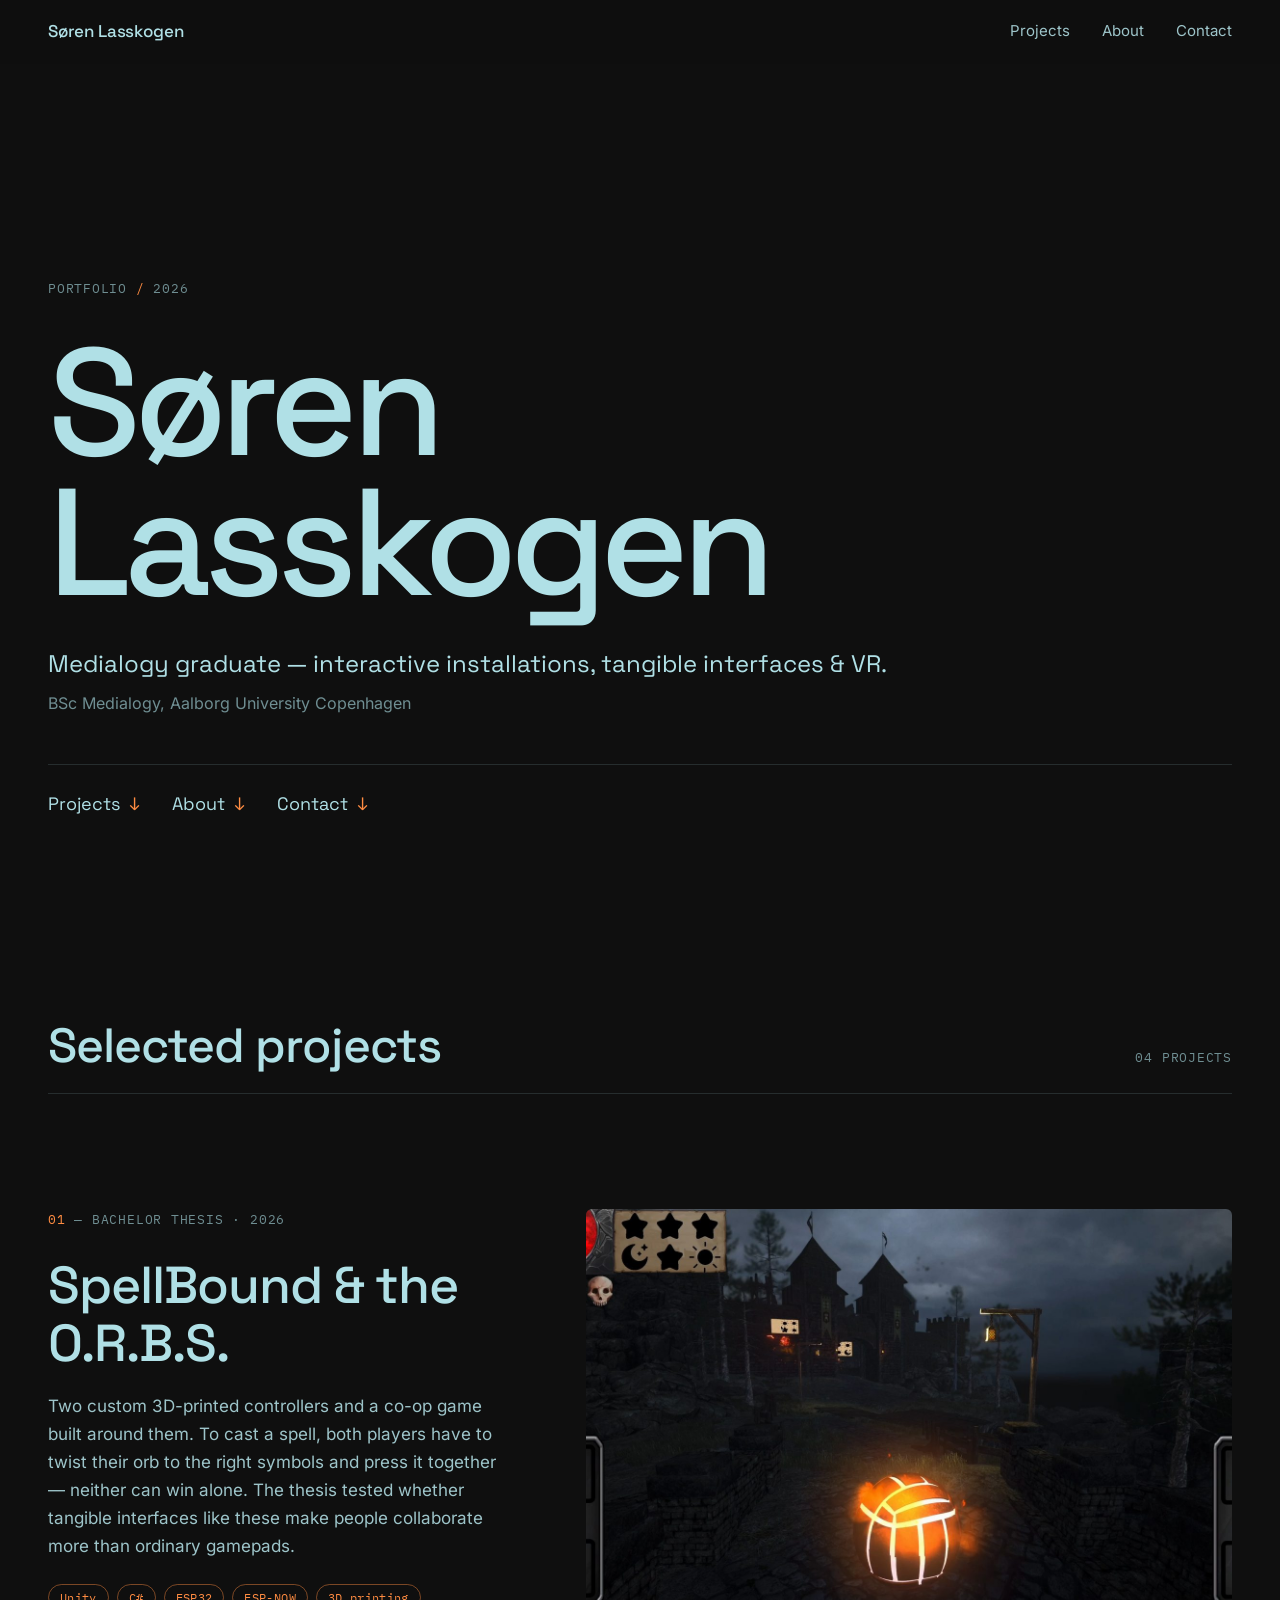
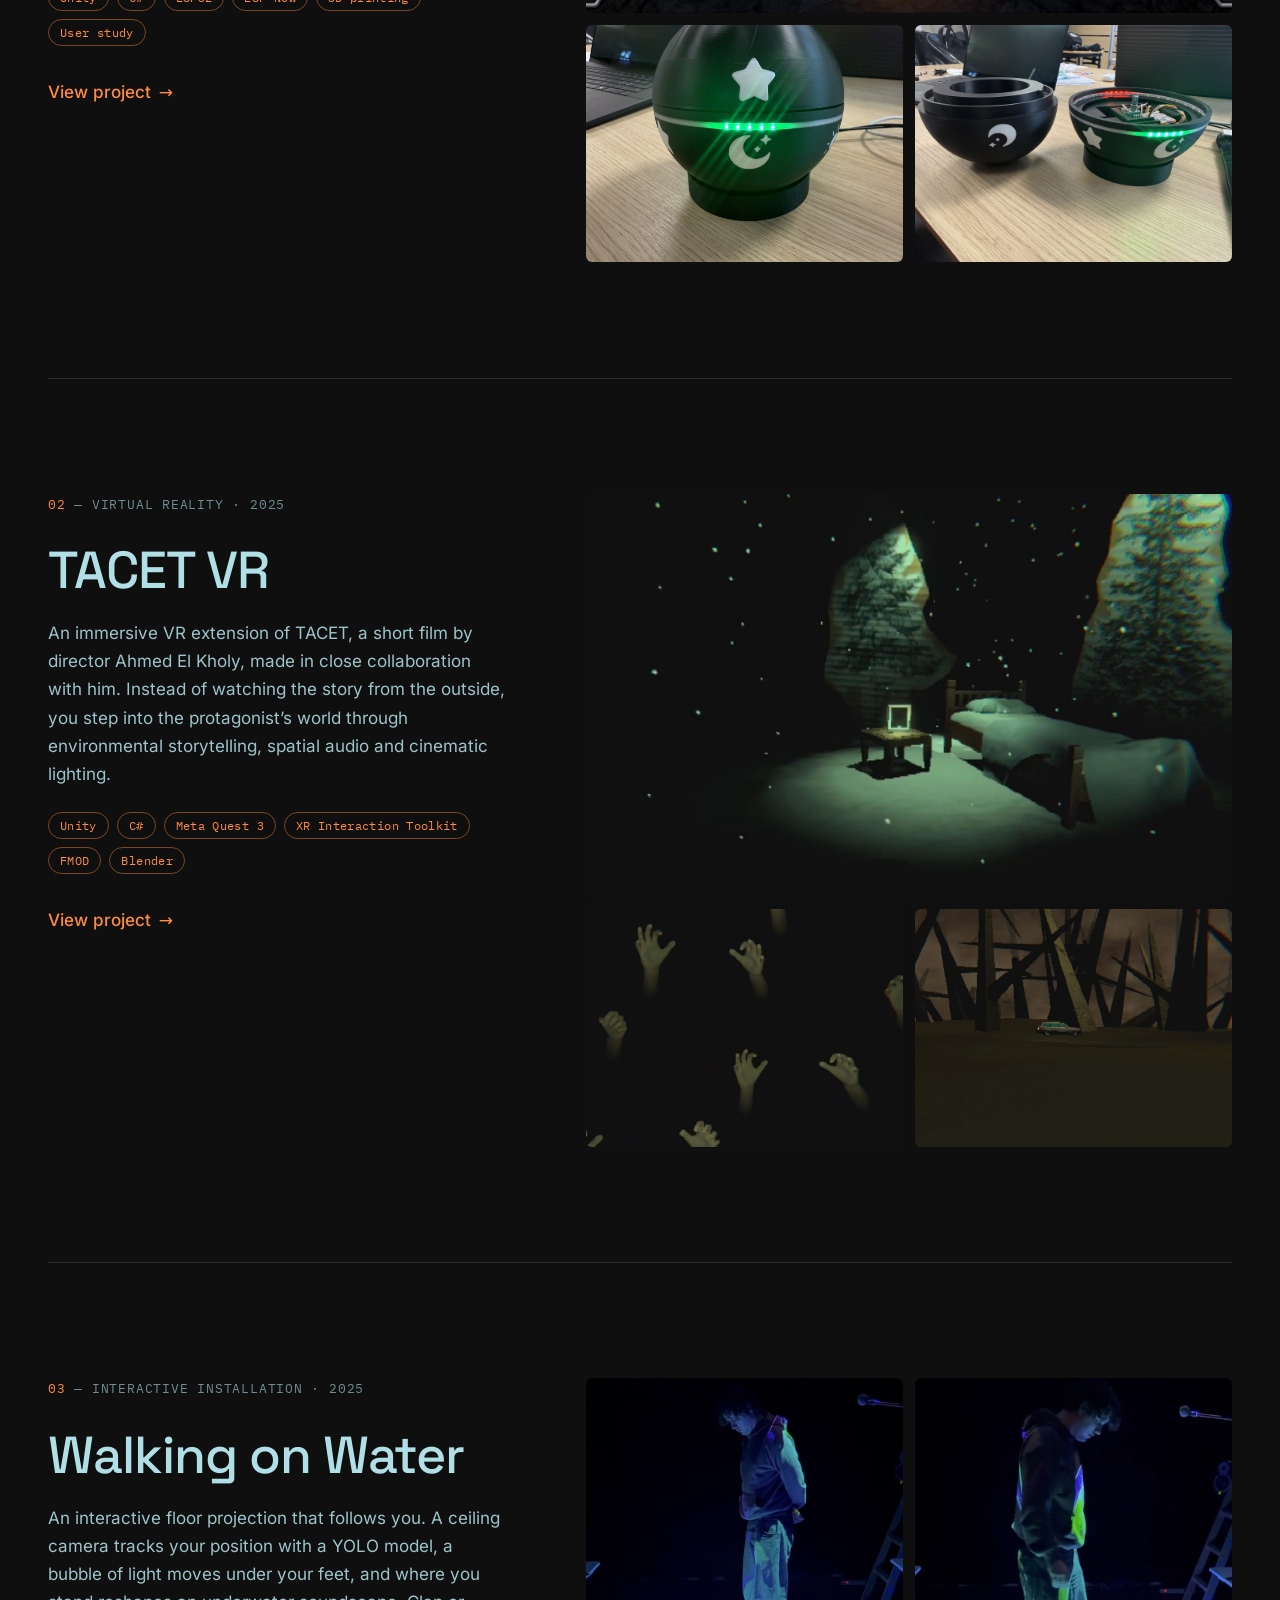
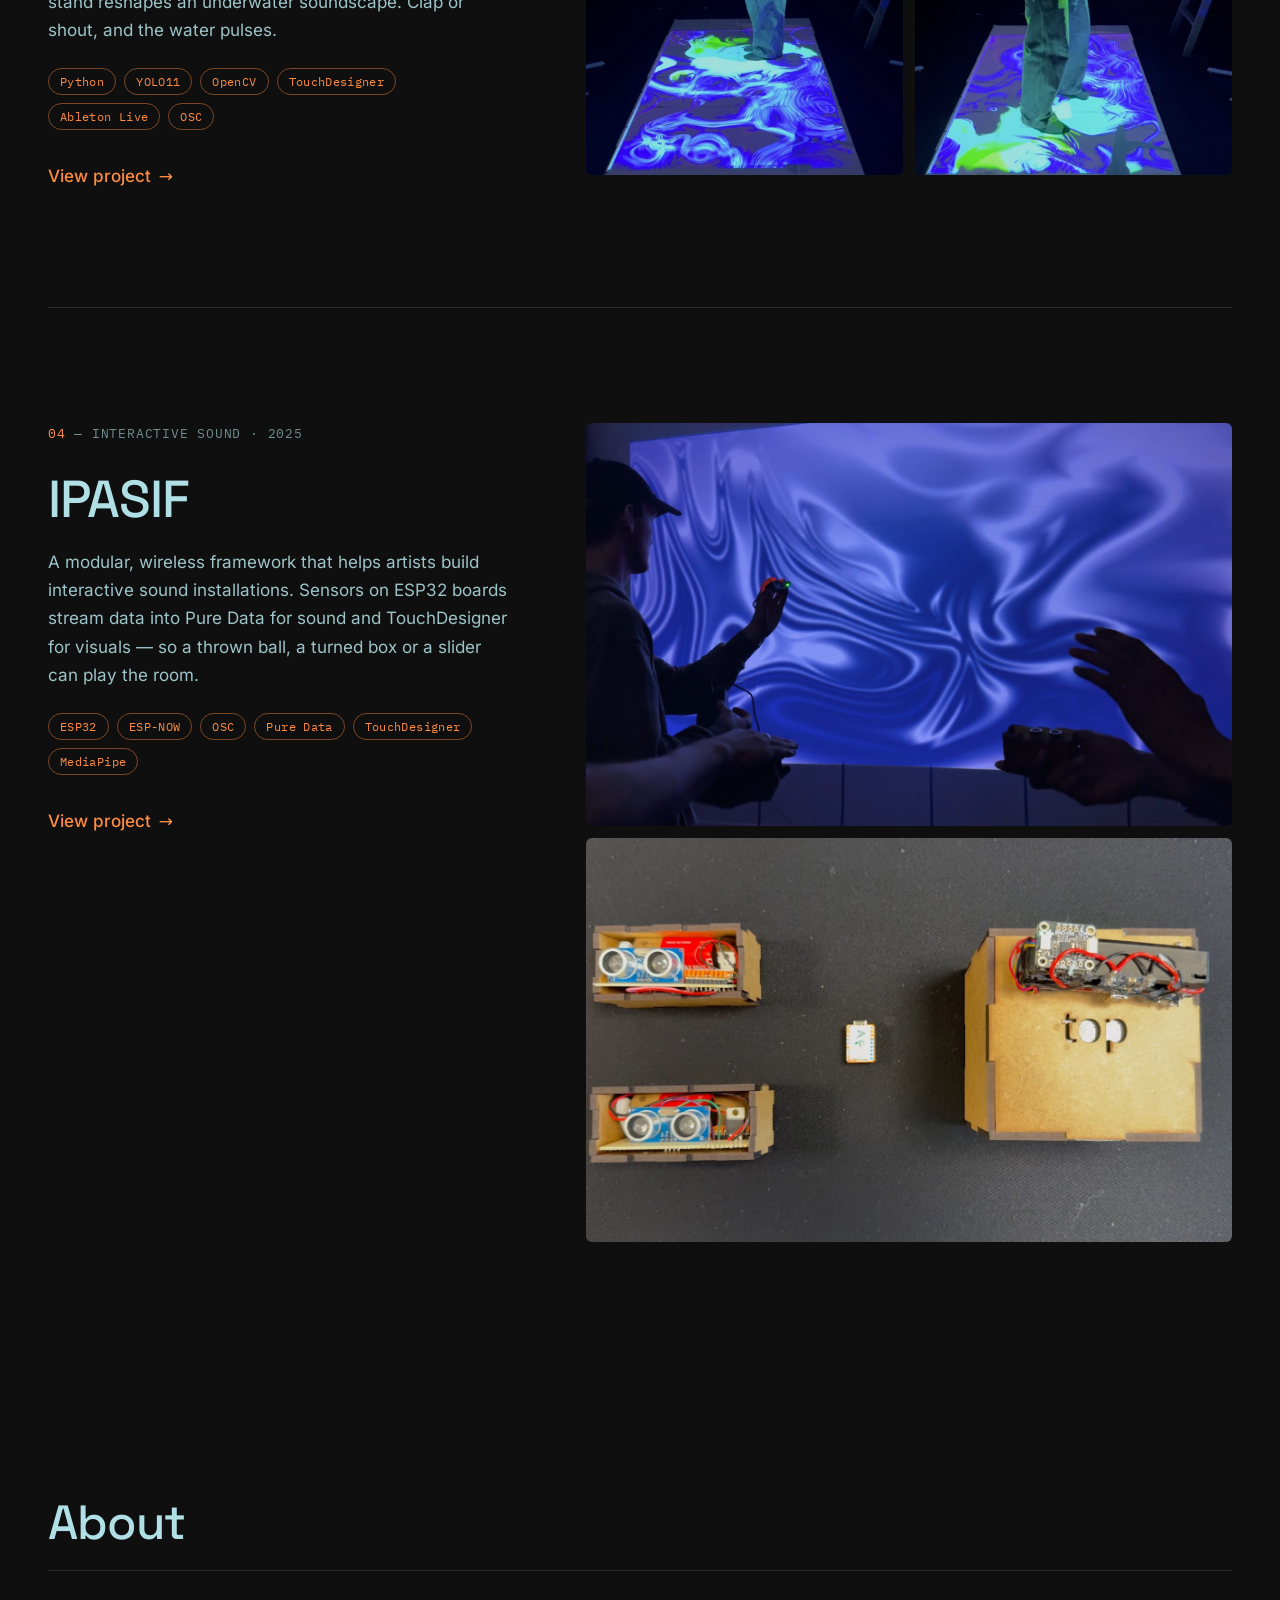
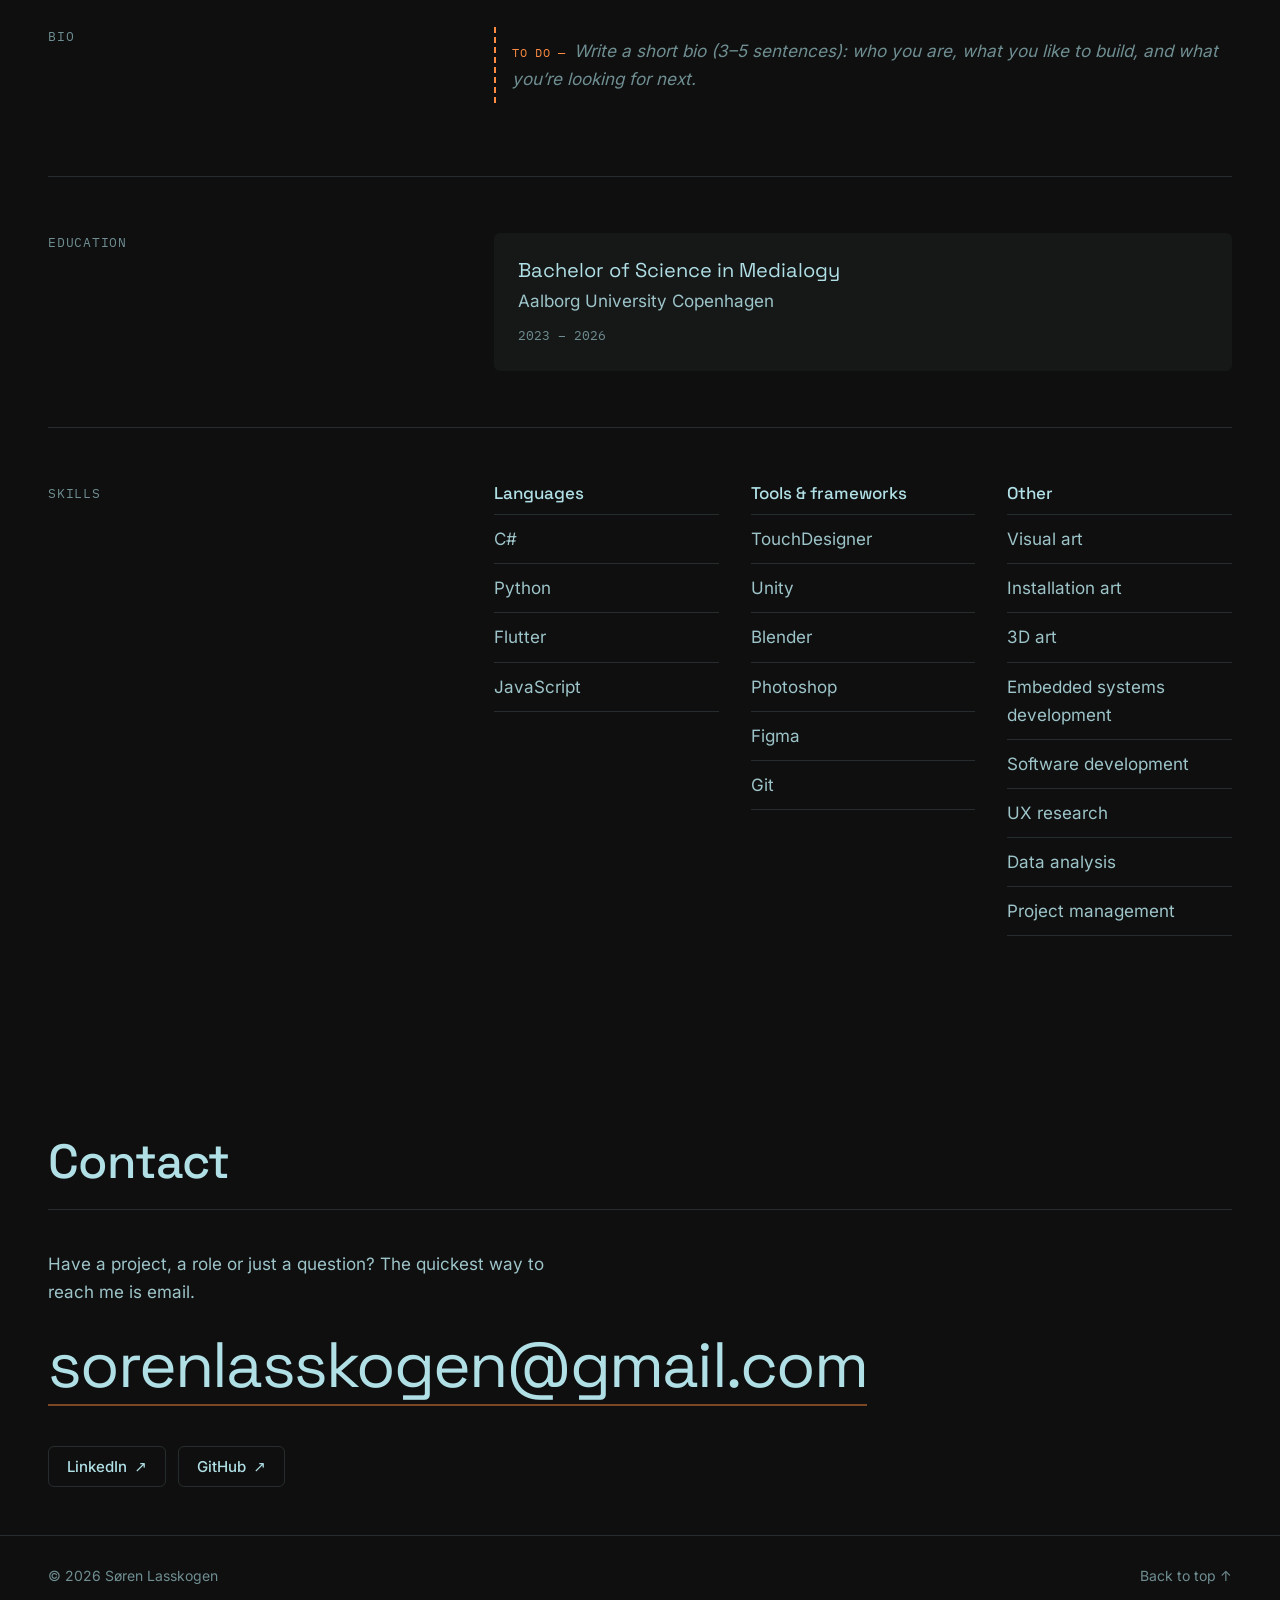
<file: index.html>
<!doctype html>
<html lang="en">
<head>
  <meta charset="utf-8">
  <meta name="viewport" content="width=device-width, initial-scale=1">
  <title>Søren Lasskogen — Medialogy graduate</title>
  <meta name="description" content="Portfolio of Søren Lasskogen, Medialogy graduate from Aalborg University Copenhagen — interactive installations, tangible interfaces and VR.">
  <meta name="theme-color" content="#0F0F0F">
  <meta property="og:title" content="Søren Lasskogen — Medialogy graduate">
  <meta property="og:description" content="Interactive installations, tangible interfaces and VR.">
  <meta property="og:type" content="website">
  <link rel="icon" href="assets/img/favicon.svg" type="image/svg+xml">
  <link rel="preload" href="assets/fonts/space-grotesk-latin-500-normal.woff2" as="font" type="font/woff2" crossorigin>
  <link rel="stylesheet" href="assets/css/style.css">
  <script>document.documentElement.classList.add('js');</script>
</head>
<body>
  <a class="skip-link" href="#projects">Skip to projects</a>

  <header class="site-header">
    <div class="container">
      <a class="brand" href="#top">Søren Lasskogen</a>
      <nav class="nav" aria-label="Main">
        <a href="#projects">Projects</a>
        <a href="#about">About</a>
        <a href="#contact">Contact</a>
      </nav>
    </div>
  </header>

  <main id="top">

    <!-- ============ HERO ============ -->
    <section class="hero container" aria-label="Introduction">
      <p class="eyebrow">Portfolio <span class="accent">/</span> 2026</p>
      <h1 class="hero__name">Søren<br>Lasskogen</h1>
      <p class="hero__title">Medialogy graduate — interactive installations, tangible interfaces &amp; VR.</p>
      <p class="hero__sub">BSc Medialogy, Aalborg University Copenhagen</p>
      <nav class="hero__links" aria-label="Sections">
        <a href="#projects">Projects <span aria-hidden="true">↓</span></a>
        <a href="#about">About <span aria-hidden="true">↓</span></a>
        <a href="#contact">Contact <span aria-hidden="true">↓</span></a>
      </nav>
    </section>

    <!-- ============ PROJECTS ============
         Each <article class="project"> is one project.
         Copy an article to add a new project; link it to a page in /projects/.
    -->
    <section id="projects" class="projects container" aria-labelledby="projects-title">
      <div class="section-head">
        <h2 id="projects-title">Selected projects</h2>
        <span class="eyebrow">04 projects</span>
      </div>

      <!-- Project 01 -->
      <article class="project">
        <div class="project__info reveal">
          <p class="eyebrow"><span class="accent">01</span> — Bachelor thesis · 2026</p>
          <h3 class="project__title"><a href="projects/spellbound.html">SpellBound &amp; the O.R.B.S.</a></h3>
          <p class="project__desc">Two custom 3D-printed controllers and a co-op game built around them. To cast a spell, both players have to twist their orb to the right symbols and press it together — neither can win alone. The thesis tested whether tangible interfaces like these make people collaborate more than ordinary gamepads.</p>
          <ul class="tags" aria-label="Tools used">
            <li>Unity</li><li>C#</li><li>ESP32</li><li>ESP-NOW</li><li>3D printing</li><li>User study</li>
          </ul>
          <a class="text-link" href="projects/spellbound.html">View project <span class="arrow" aria-hidden="true">→</span></a>
        </div>
        <div class="project__media reveal">
          <a class="wide" href="projects/spellbound.html" tabindex="-1" aria-hidden="true"><img src="assets/img/spellbound-game.jpg" alt="" loading="lazy" width="1600" height="838"></a>
          <a class="half" href="projects/spellbound.html" tabindex="-1" aria-hidden="true"><img src="assets/img/spellbound-orb.jpg" alt="" loading="lazy" width="1200" height="1600" style="object-position: 50% 55%"></a>
          <a class="half" href="projects/spellbound.html" tabindex="-1" aria-hidden="true"><img src="assets/img/spellbound-orb-open.jpg" alt="" loading="lazy" width="1600" height="1200"></a>
        </div>
      </article>

      <!-- Project 02 -->
      <article class="project">
        <div class="project__info reveal">
          <p class="eyebrow"><span class="accent">02</span> — Virtual reality · 2025</p>
          <h3 class="project__title"><a href="projects/tacet-vr.html">TACET VR</a></h3>
          <p class="project__desc">An immersive VR extension of TACET, a short film by director Ahmed El Kholy, made in close collaboration with him. Instead of watching the story from the outside, you step into the protagonist’s world through environmental storytelling, spatial audio and cinematic lighting.</p>
          <ul class="tags" aria-label="Tools used">
            <li>Unity</li><li>C#</li><li>Meta Quest 3</li><li>XR Interaction Toolkit</li><li>FMOD</li><li>Blender</li>
          </ul>
          <a class="text-link" href="projects/tacet-vr.html">View project <span class="arrow" aria-hidden="true">→</span></a>
        </div>
        <div class="project__media reveal">
          <a class="wide" href="projects/tacet-vr.html" tabindex="-1" aria-hidden="true"><img src="assets/img/tacet-bedroom.jpg" alt="" loading="lazy" width="1600" height="899"></a>
          <a class="half" href="projects/tacet-vr.html" tabindex="-1" aria-hidden="true"><img src="assets/img/tacet-hands.jpg" alt="" loading="lazy" width="1600" height="886"></a>
          <a class="half" href="projects/tacet-vr.html" tabindex="-1" aria-hidden="true"><img src="assets/img/tacet-forest.jpg" alt="" loading="lazy" width="1600" height="905"></a>
        </div>
      </article>

      <!-- Project 03 -->
      <article class="project">
        <div class="project__info reveal">
          <p class="eyebrow"><span class="accent">03</span> — Interactive installation · 2025</p>
          <h3 class="project__title"><a href="projects/walking-on-water.html">Walking on Water</a></h3>
          <p class="project__desc">An interactive floor projection that follows you. A ceiling camera tracks your position with a YOLO model, a bubble of light moves under your feet, and where you stand reshapes an underwater soundscape. Clap or shout, and the water pulses.</p>
          <ul class="tags" aria-label="Tools used">
            <li>Python</li><li>YOLO11</li><li>OpenCV</li><li>TouchDesigner</li><li>Ableton Live</li><li>OSC</li>
          </ul>
          <a class="text-link" href="projects/walking-on-water.html">View project <span class="arrow" aria-hidden="true">→</span></a>
        </div>
        <div class="project__media reveal">
          <a class="tall" href="projects/walking-on-water.html" tabindex="-1" aria-hidden="true"><img src="assets/img/wow-floor-1.jpg" alt="" loading="lazy" width="950" height="1024"></a>
          <a class="tall" href="projects/walking-on-water.html" tabindex="-1" aria-hidden="true"><img src="assets/img/wow-floor-2.jpg" alt="" loading="lazy" width="969" height="1025"></a>
        </div>
      </article>

      <!-- Project 04 -->
      <article class="project">
        <div class="project__info reveal">
          <p class="eyebrow"><span class="accent">04</span> — Interactive sound · 2025</p>
          <h3 class="project__title"><a href="projects/ipasif.html">IPASIF</a></h3>
          <p class="project__desc">A modular, wireless framework that helps artists build interactive sound installations. Sensors on ESP32 boards stream data into Pure Data for sound and TouchDesigner for visuals — so a thrown ball, a turned box or a slider can play the room.</p>
          <ul class="tags" aria-label="Tools used">
            <li>ESP32</li><li>ESP-NOW</li><li>OSC</li><li>Pure Data</li><li>TouchDesigner</li><li>MediaPipe</li>
          </ul>
          <a class="text-link" href="projects/ipasif.html">View project <span class="arrow" aria-hidden="true">→</span></a>
        </div>
        <div class="project__media reveal">
          <a class="wide" href="projects/ipasif.html" tabindex="-1" aria-hidden="true"><img src="assets/img/ipasif-projection.jpg" alt="" loading="lazy" width="1600" height="891"></a>
          <a class="wide" href="projects/ipasif.html" tabindex="-1" aria-hidden="true"><img src="assets/img/ipasif-hardware.jpg" alt="" loading="lazy" width="1600" height="894"></a>
        </div>
      </article>
    </section>

    <!-- ============ ABOUT ============ -->
    <section id="about" class="about section container" aria-labelledby="about-title">
      <div class="section-head">
        <h2 id="about-title">About</h2>
      </div>

      <div class="about__row reveal">
        <h3>Bio</h3>
        <div>
          <!-- Add your bio here (3–5 sentences), then delete the to-do line below. Example:
          <p class="about__bio">I’m a Medialogy graduate who builds things people can touch, walk on and step into …</p>
          -->
          <p class="todo">Write a short bio (3–5 sentences): who you are, what you like to build, and what you’re looking for next.</p>
        </div>
      </div>

      <div class="about__row reveal">
        <h3>Education</h3>
        <div class="edu">
          <span class="edu__degree">Bachelor of Science in Medialogy</span>
          <span class="edu__school">Aalborg University Copenhagen</span>
          <span class="edu__years">2023 – 2026</span>
        </div>
      </div>

      <div class="about__row reveal">
        <h3>Skills</h3>
        <div class="skills">
          <div>
            <h4>Languages</h4>
            <ul>
              <li>C#</li><li>Python</li><li>Flutter</li><li>JavaScript</li>
            </ul>
          </div>
          <div>
            <h4>Tools &amp; frameworks</h4>
            <ul>
              <li>TouchDesigner</li><li>Unity</li><li>Blender</li><li>Photoshop</li><li>Figma</li><li>Git</li>
            </ul>
          </div>
          <div>
            <h4>Other</h4>
            <ul>
              <li>Visual art</li><li>Installation art</li><li>3D art</li><li>Embedded systems development</li><li>Software development</li><li>UX research</li><li>Data analysis</li><li>Project management</li>
            </ul>
          </div>
        </div>
      </div>
    </section>

    <!-- ============ CONTACT ============ -->
    <section id="contact" class="contact section container" aria-labelledby="contact-title">
      <div class="section-head">
        <h2 id="contact-title">Contact</h2>
      </div>
      <p class="contact__lead">Have a project, a role or just a question? The quickest way to reach me is email.</p>
      <a class="contact__email" href="mailto:sorenlasskogen@gmail.com">sorenlasskogen@gmail.com</a>
      <div class="contact__links">
        <!-- Replace YOUR-HANDLE / YOUR-USERNAME with your real profile links -->
        <a class="btn btn--ghost" href="https://www.linkedin.com/in/YOUR-HANDLE" target="_blank" rel="noopener">LinkedIn <span aria-hidden="true">↗</span></a>
        <a class="btn btn--ghost" href="https://github.com/YOUR-USERNAME" target="_blank" rel="noopener">GitHub <span aria-hidden="true">↗</span></a>
      </div>
    </section>
  </main>

  <footer class="site-footer">
    <div class="container">
      <span>© <span data-year>2026</span> Søren Lasskogen</span>
      <a href="#top">Back to top ↑</a>
    </div>
  </footer>

  <script src="assets/js/main.js" defer></script>
</body>
</html>
</file>
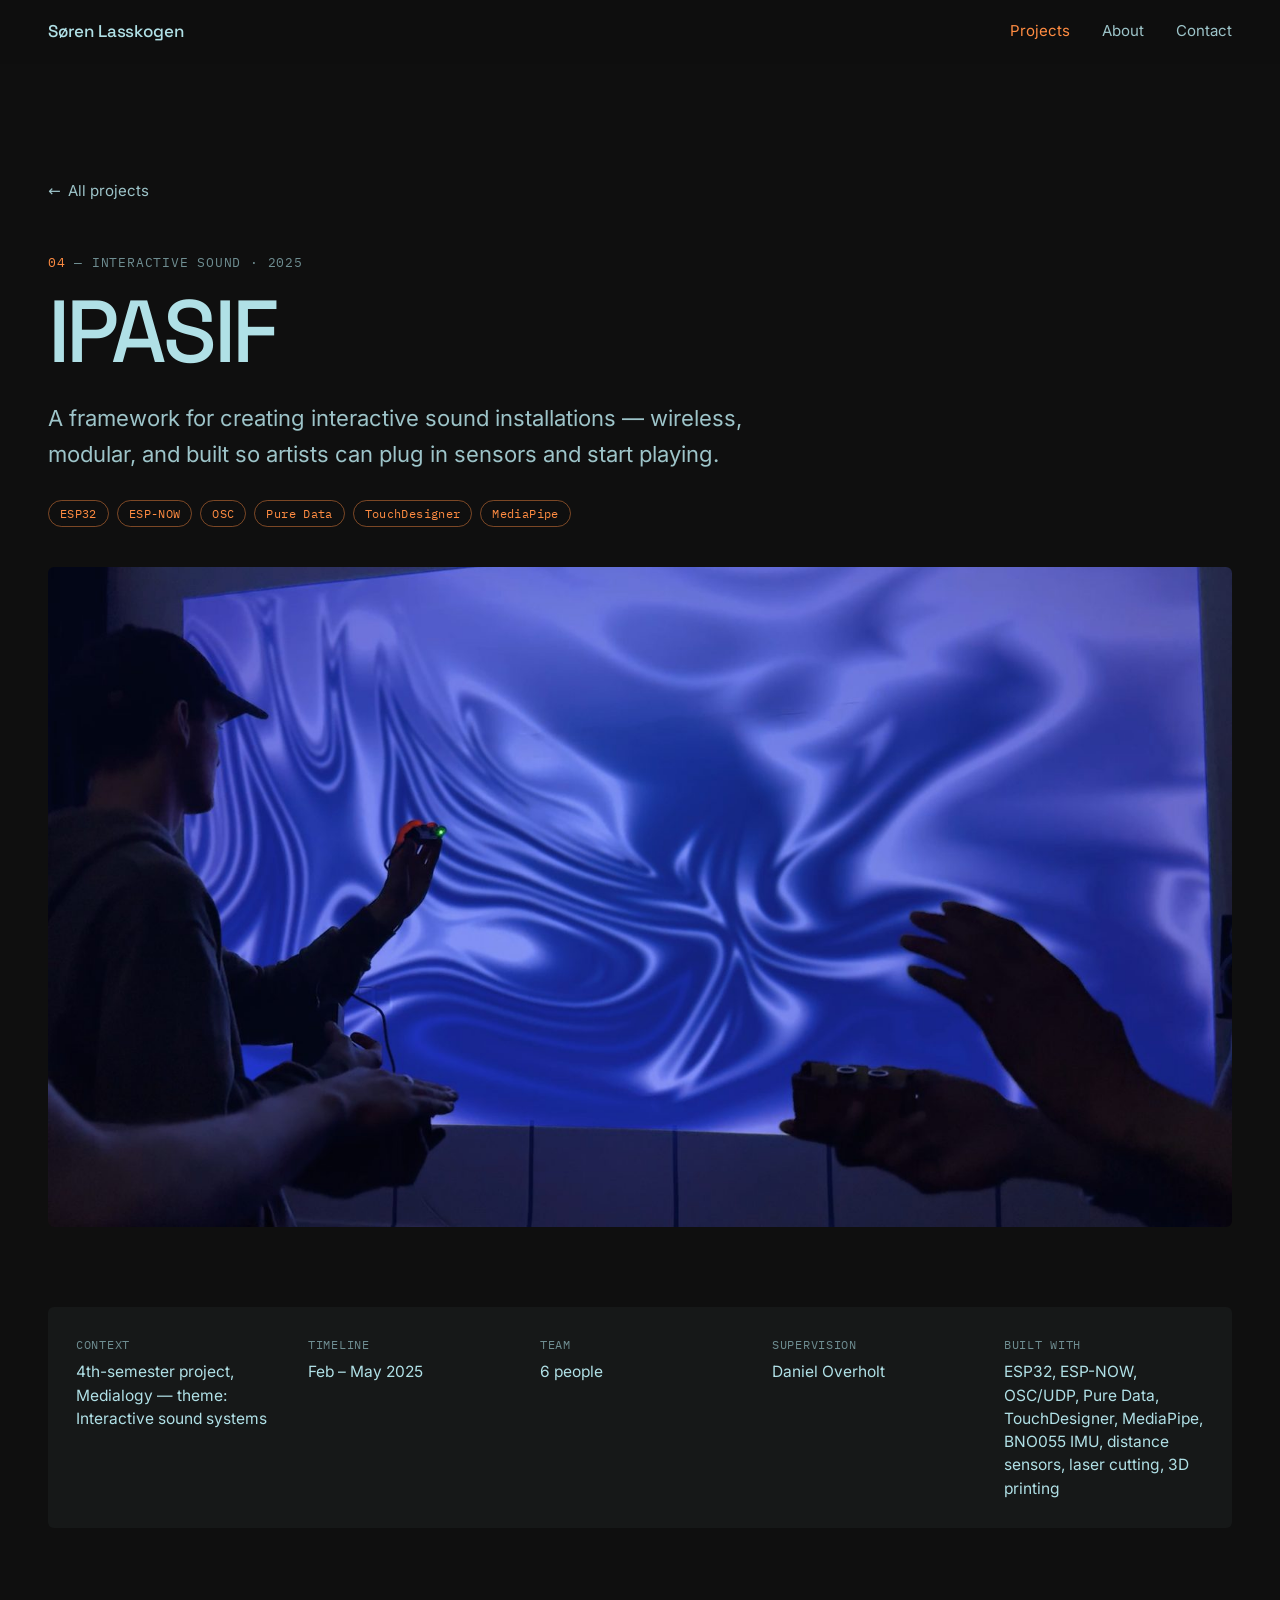
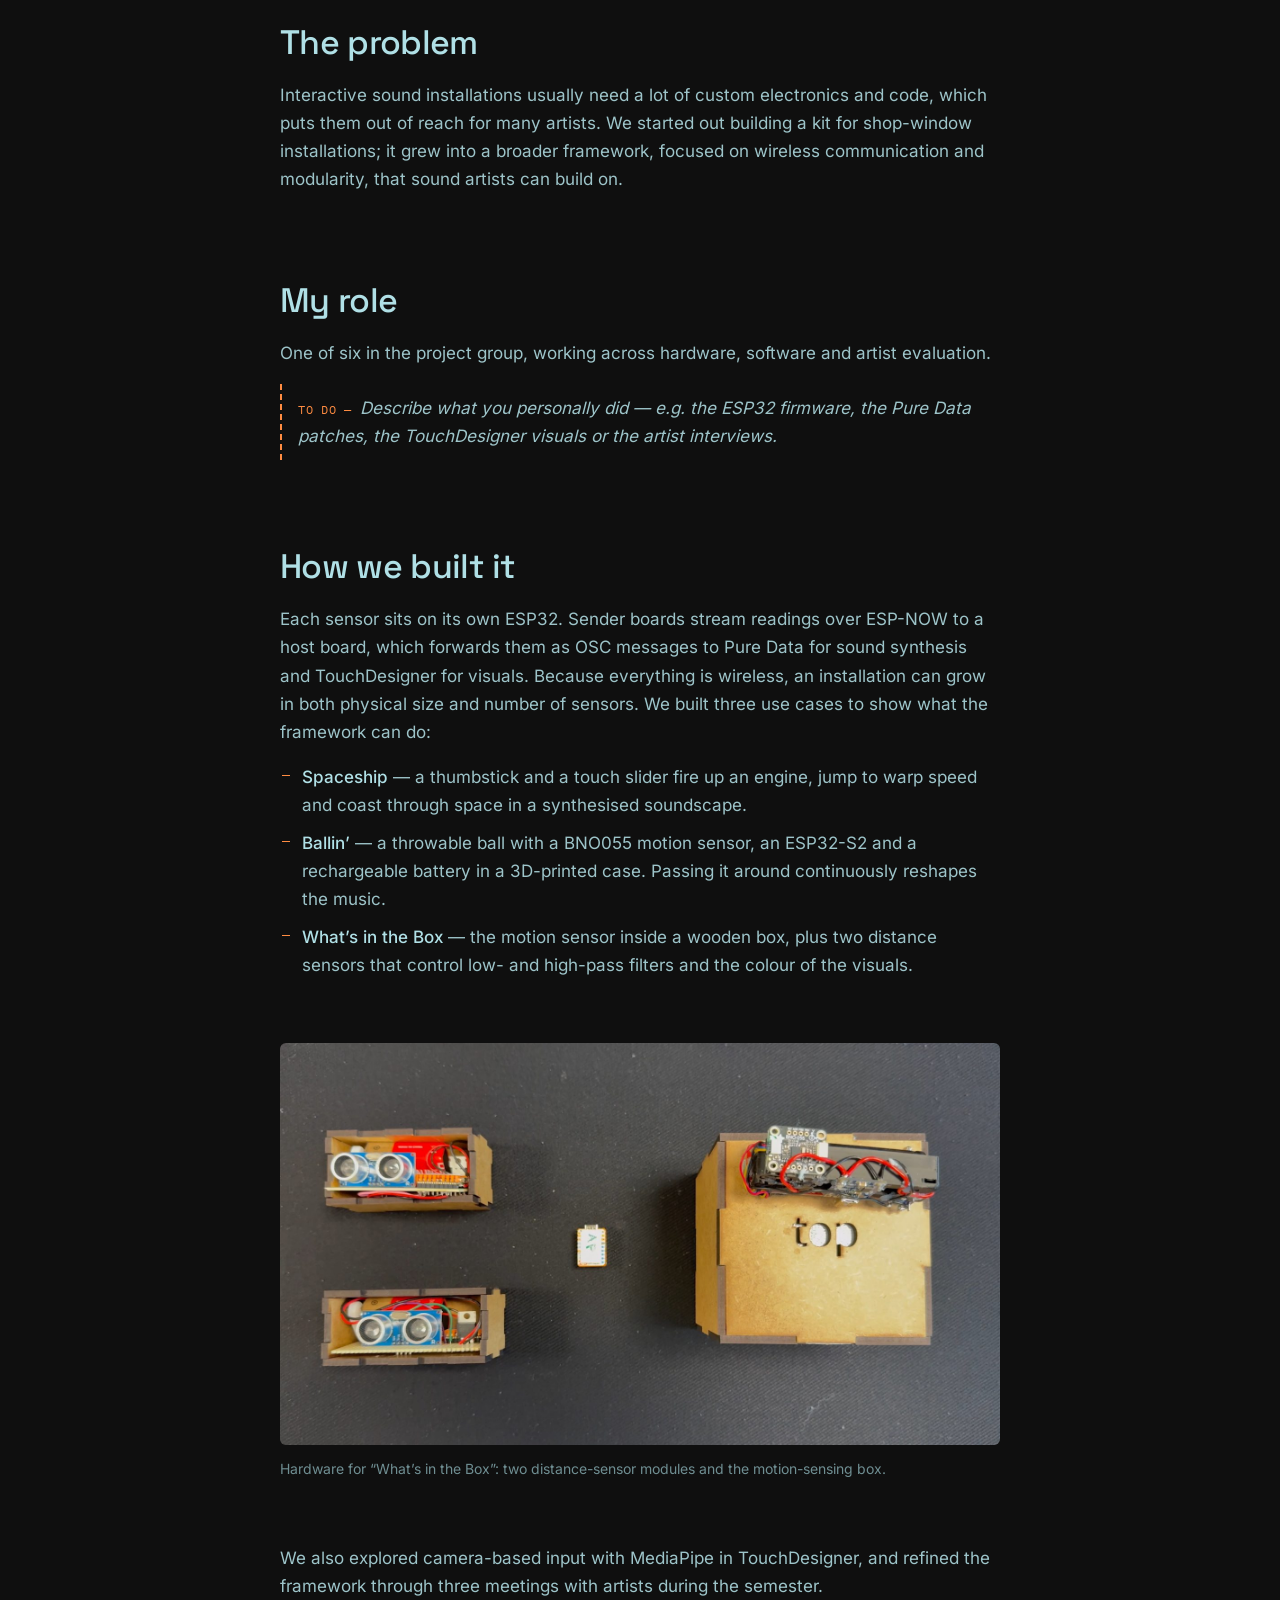
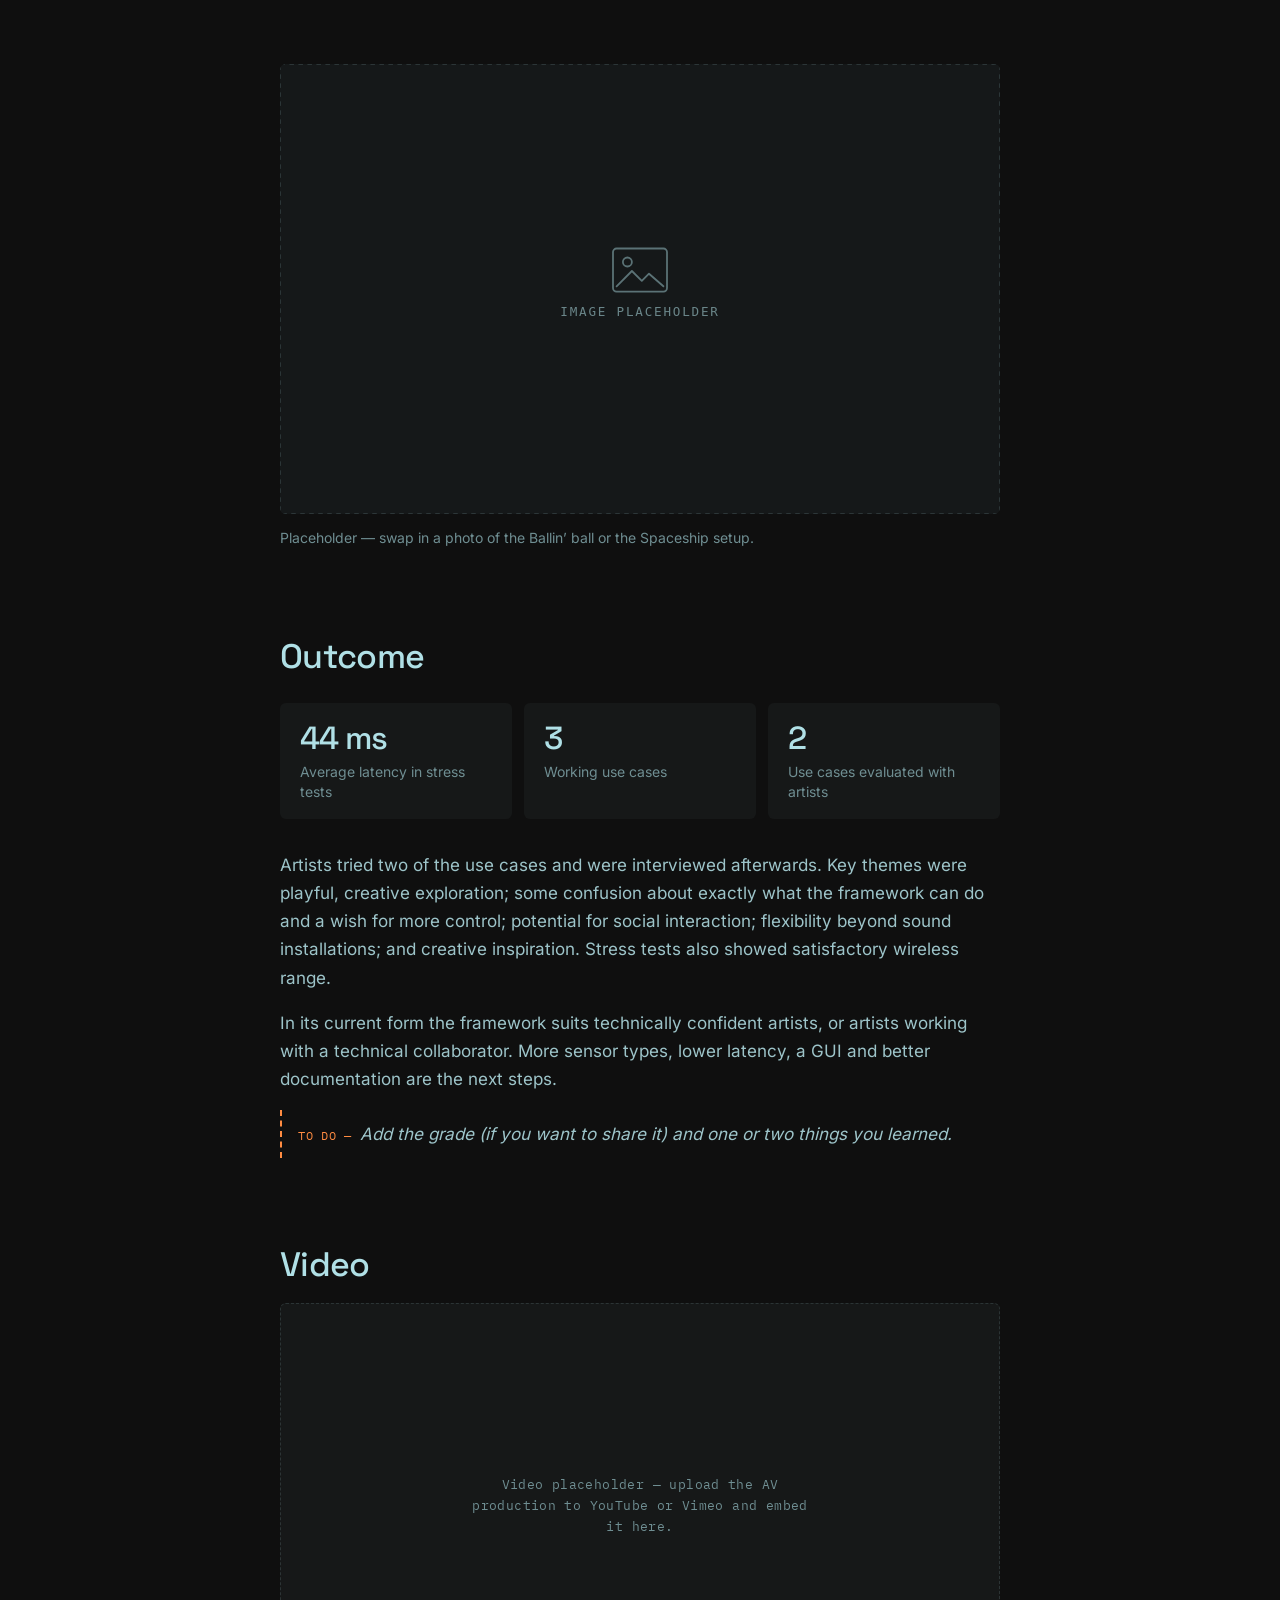
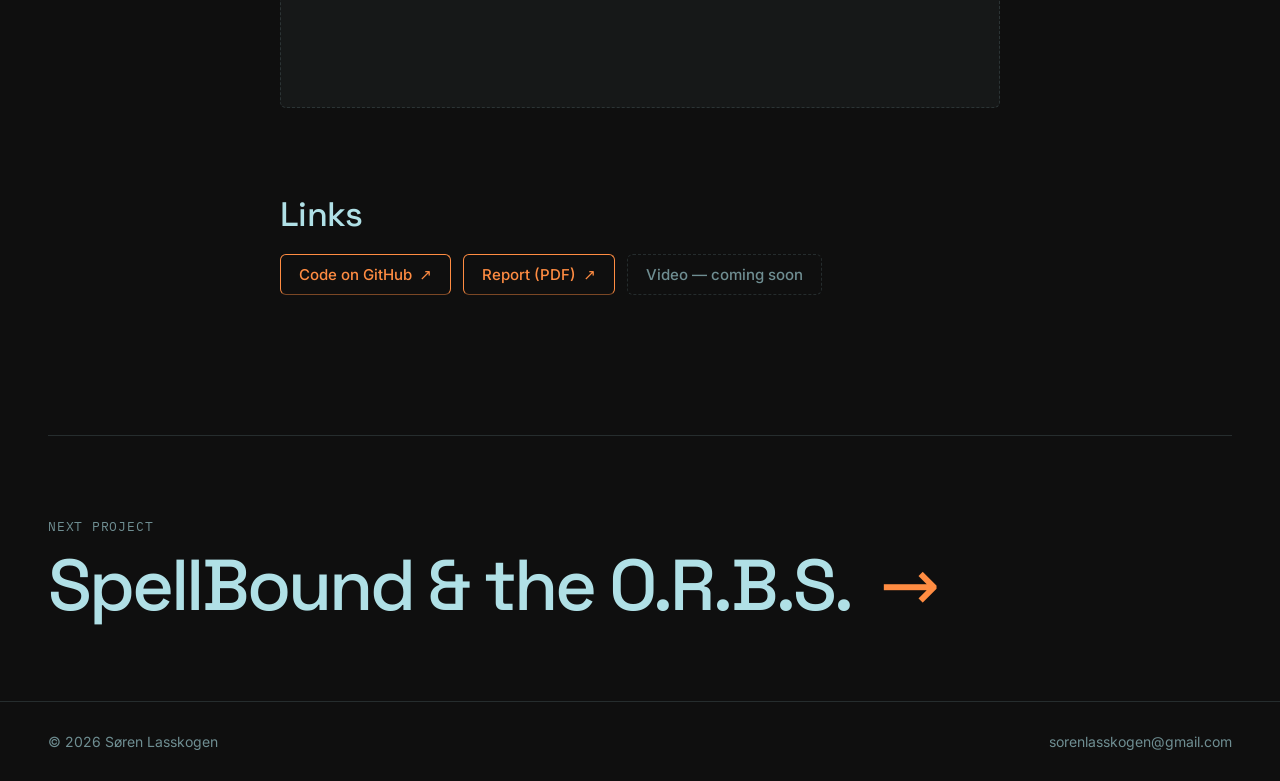
<file: projects/ipasif.html>
<!doctype html>
<html lang="en">
<head>
  <meta charset="utf-8">
  <meta name="viewport" content="width=device-width, initial-scale=1">
  <title>IPASIF — Søren Lasskogen</title>
  <meta name="description" content="A modular, wireless framework for building interactive sound installations with ESP32, Pure Data and TouchDesigner.">
  <meta name="theme-color" content="#0F0F0F">
  <link rel="icon" href="../assets/img/favicon.svg" type="image/svg+xml">
  <link rel="preload" href="../assets/fonts/space-grotesk-latin-500-normal.woff2" as="font" type="font/woff2" crossorigin>
  <link rel="stylesheet" href="../assets/css/style.css">
  <script>document.documentElement.classList.add('js');</script>
</head>
<body>
  <a class="skip-link" href="#content">Skip to content</a>

  <header class="site-header">
    <div class="container">
      <a class="brand" href="../index.html">Søren Lasskogen</a>
      <nav class="nav" aria-label="Main">
        <a href="../index.html#projects" aria-current="true">Projects</a>
        <a href="../index.html#about">About</a>
        <a href="../index.html#contact">Contact</a>
      </nav>
    </div>
  </header>

  <main id="content">
    <section class="case-intro container">
      <a class="back-link" href="../index.html#projects"><span aria-hidden="true">←</span> All projects</a>
      <p class="eyebrow" style="margin-top:48px"><span class="accent">04</span> — Interactive sound · 2025</p>
      <h1>IPASIF</h1>
      <p class="lede">A framework for creating interactive sound installations — wireless, modular, and built so artists can plug in sensors and start playing.</p>
      <ul class="tags" aria-label="Tools used">
        <li>ESP32</li><li>ESP-NOW</li><li>OSC</li><li>Pure Data</li><li>TouchDesigner</li><li>MediaPipe</li>
      </ul>
    </section>

    <div class="container">
      <figure class="case-hero">
        <img src="../assets/img/ipasif-projection.jpg" alt="Two people holding small controllers in front of a large blue projection of flowing, liquid-like patterns." width="1600" height="891">
      </figure>

      <dl class="facts">
        <div><dt>Context</dt><dd>4th-semester project, Medialogy — theme: Interactive sound systems</dd></div>
        <div><dt>Timeline</dt><dd>Feb – May 2025</dd></div>
        <div><dt>Team</dt><dd>6 people</dd></div>
        <div><dt>Supervision</dt><dd>Daniel Overholt</dd></div>
        <div><dt>Built with</dt><dd>ESP32, ESP-NOW, OSC/UDP, Pure Data, TouchDesigner, MediaPipe, BNO055 IMU, distance sensors, laser cutting, 3D printing</dd></div>
      </dl>
    </div>

    <article class="case-body container narrow">
      <h2>The problem</h2>
      <p>Interactive sound installations usually need a lot of custom electronics and code, which puts them out of reach for many artists. We started out building a kit for shop-window installations; it grew into a broader framework, focused on wireless communication and modularity, that sound artists can build on.</p>

      <h2>My role</h2>
      <p>One of six in the project group, working across hardware, software and artist evaluation.</p>
      <p class="todo">Describe what you personally did — e.g. the ESP32 firmware, the Pure Data patches, the TouchDesigner visuals or the artist interviews.</p>

      <h2>How we built it</h2>
      <p>Each sensor sits on its own ESP32. Sender boards stream readings over ESP-NOW to a host board, which forwards them as OSC messages to Pure Data for sound synthesis and TouchDesigner for visuals. Because everything is wireless, an installation can grow in both physical size and number of sensors. We built three use cases to show what the framework can do:</p>
      <ul class="list">
        <li><strong>Spaceship</strong> — a thumbstick and a touch slider fire up an engine, jump to warp speed and coast through space in a synthesised soundscape.</li>
        <li><strong>Ballin’</strong> — a throwable ball with a BNO055 motion sensor, an ESP32-S2 and a rechargeable battery in a 3D-printed case. Passing it around continuously reshapes the music.</li>
        <li><strong>What’s in the Box</strong> — the motion sensor inside a wooden box, plus two distance sensors that control low- and high-pass filters and the colour of the visuals.</li>
      </ul>

      <figure class="figure">
        <img src="../assets/img/ipasif-hardware.jpg" alt="Laser-cut wooden enclosures with ultrasonic distance sensors, an ESP32 board and a box labelled 'top' containing a motion sensor." loading="lazy" width="1600" height="894">
        <figcaption>Hardware for “What’s in the Box”: two distance-sensor modules and the motion-sensing box.</figcaption>
      </figure>

      <p>We also explored camera-based input with MediaPipe in TouchDesigner, and refined the framework through three meetings with artists during the semester.</p>

      <figure class="figure">
        <img src="../assets/img/placeholder.svg" alt="Placeholder — replace with a photo of the Ballin' ball or the Spaceship setup." loading="lazy" width="1600" height="1000">
        <figcaption>Placeholder — swap in a photo of the Ballin’ ball or the Spaceship setup.</figcaption>
      </figure>

      <h2>Outcome</h2>
      <div class="stat-row">
        <div class="stat"><b>44 ms</b><span>Average latency in stress tests</span></div>
        <div class="stat"><b>3</b><span>Working use cases</span></div>
        <div class="stat"><b>2</b><span>Use cases evaluated with artists</span></div>
      </div>
      <p>Artists tried two of the use cases and were interviewed afterwards. Key themes were playful, creative exploration; some confusion about exactly what the framework can do and a wish for more control; potential for social interaction; flexibility beyond sound installations; and creative inspiration. Stress tests also showed satisfactory wireless range.</p>
      <p>In its current form the framework suits technically confident artists, or artists working with a technical collaborator. More sensor types, lower latency, a GUI and better documentation are the next steps.</p>
      <p class="todo">Add the grade (if you want to share it) and one or two things you learned.</p>

      <h2>Video</h2>
      <!-- Upload the AV production to YouTube or Vimeo, then replace the placeholder below with e.g.:
      <div class="video-frame"><iframe src="https://www.youtube-nocookie.com/embed/VIDEO_ID" title="IPASIF video" allow="fullscreen" loading="lazy"></iframe></div>
      -->
      <div class="video-frame video-frame--placeholder">
        <p>Video placeholder — upload the AV production to YouTube or Vimeo and embed it here.</p>
      </div>

      <h2>Links</h2>
      <div class="case-links">
        <a class="btn" href="https://github.com/fnorre23/Framework-for-sound-installations" target="_blank" rel="noopener">Code on GitHub <span aria-hidden="true">↗</span></a>
        <a class="btn" href="../assets/reports/ipasif-report.pdf" target="_blank" rel="noopener">Report (PDF) <span aria-hidden="true">↗</span></a>
        <a class="btn" href="#" aria-disabled="true">Video — coming soon</a>
      </div>
    </article>

    <div class="container">
      <nav class="next-project" aria-label="Next project">
        <a href="spellbound.html">
          <p class="eyebrow">Next project</p>
          <strong>SpellBound &amp; the O.R.B.S. <span aria-hidden="true">→</span></strong>
        </a>
      </nav>
    </div>
  </main>

  <footer class="site-footer">
    <div class="container">
      <span>© <span data-year>2026</span> Søren Lasskogen</span>
      <a href="mailto:sorenlasskogen@gmail.com">sorenlasskogen@gmail.com</a>
    </div>
  </footer>

  <script src="../assets/js/main.js" defer></script>
</body>
</html>
</file>
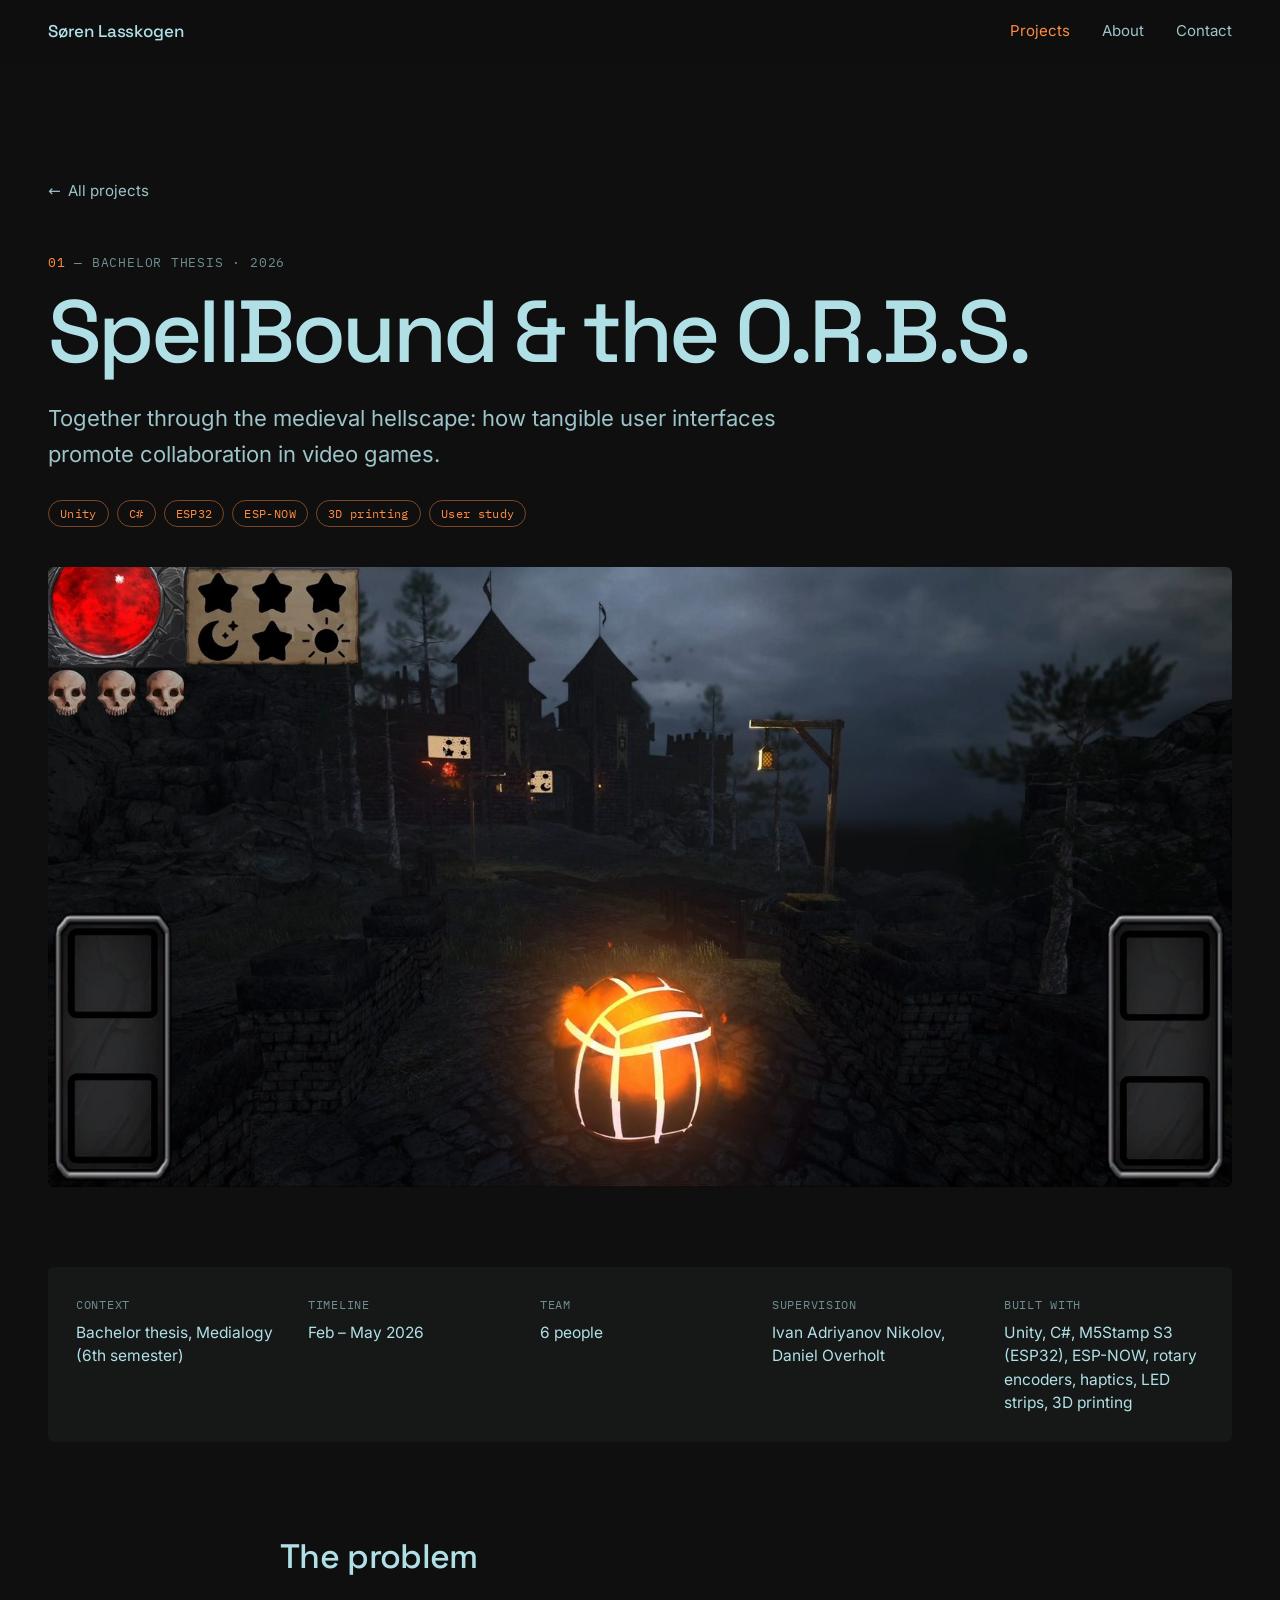
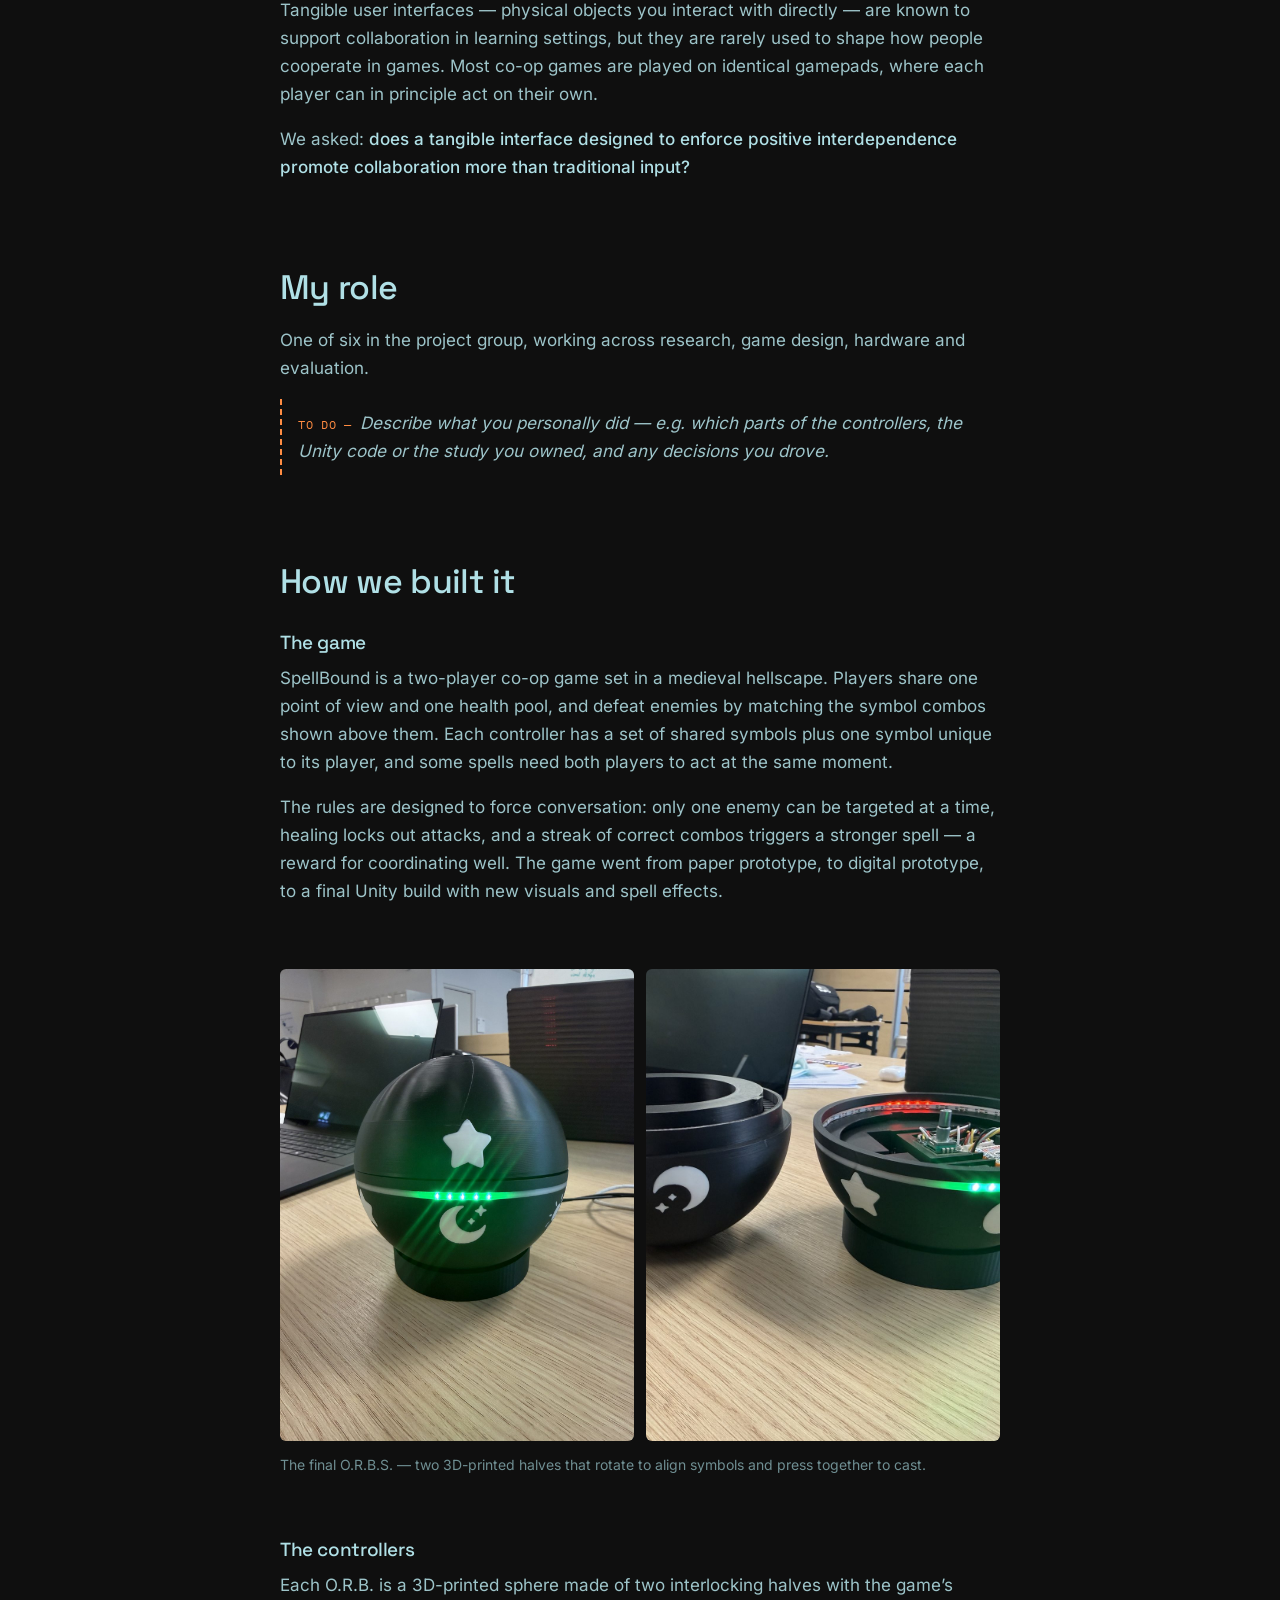
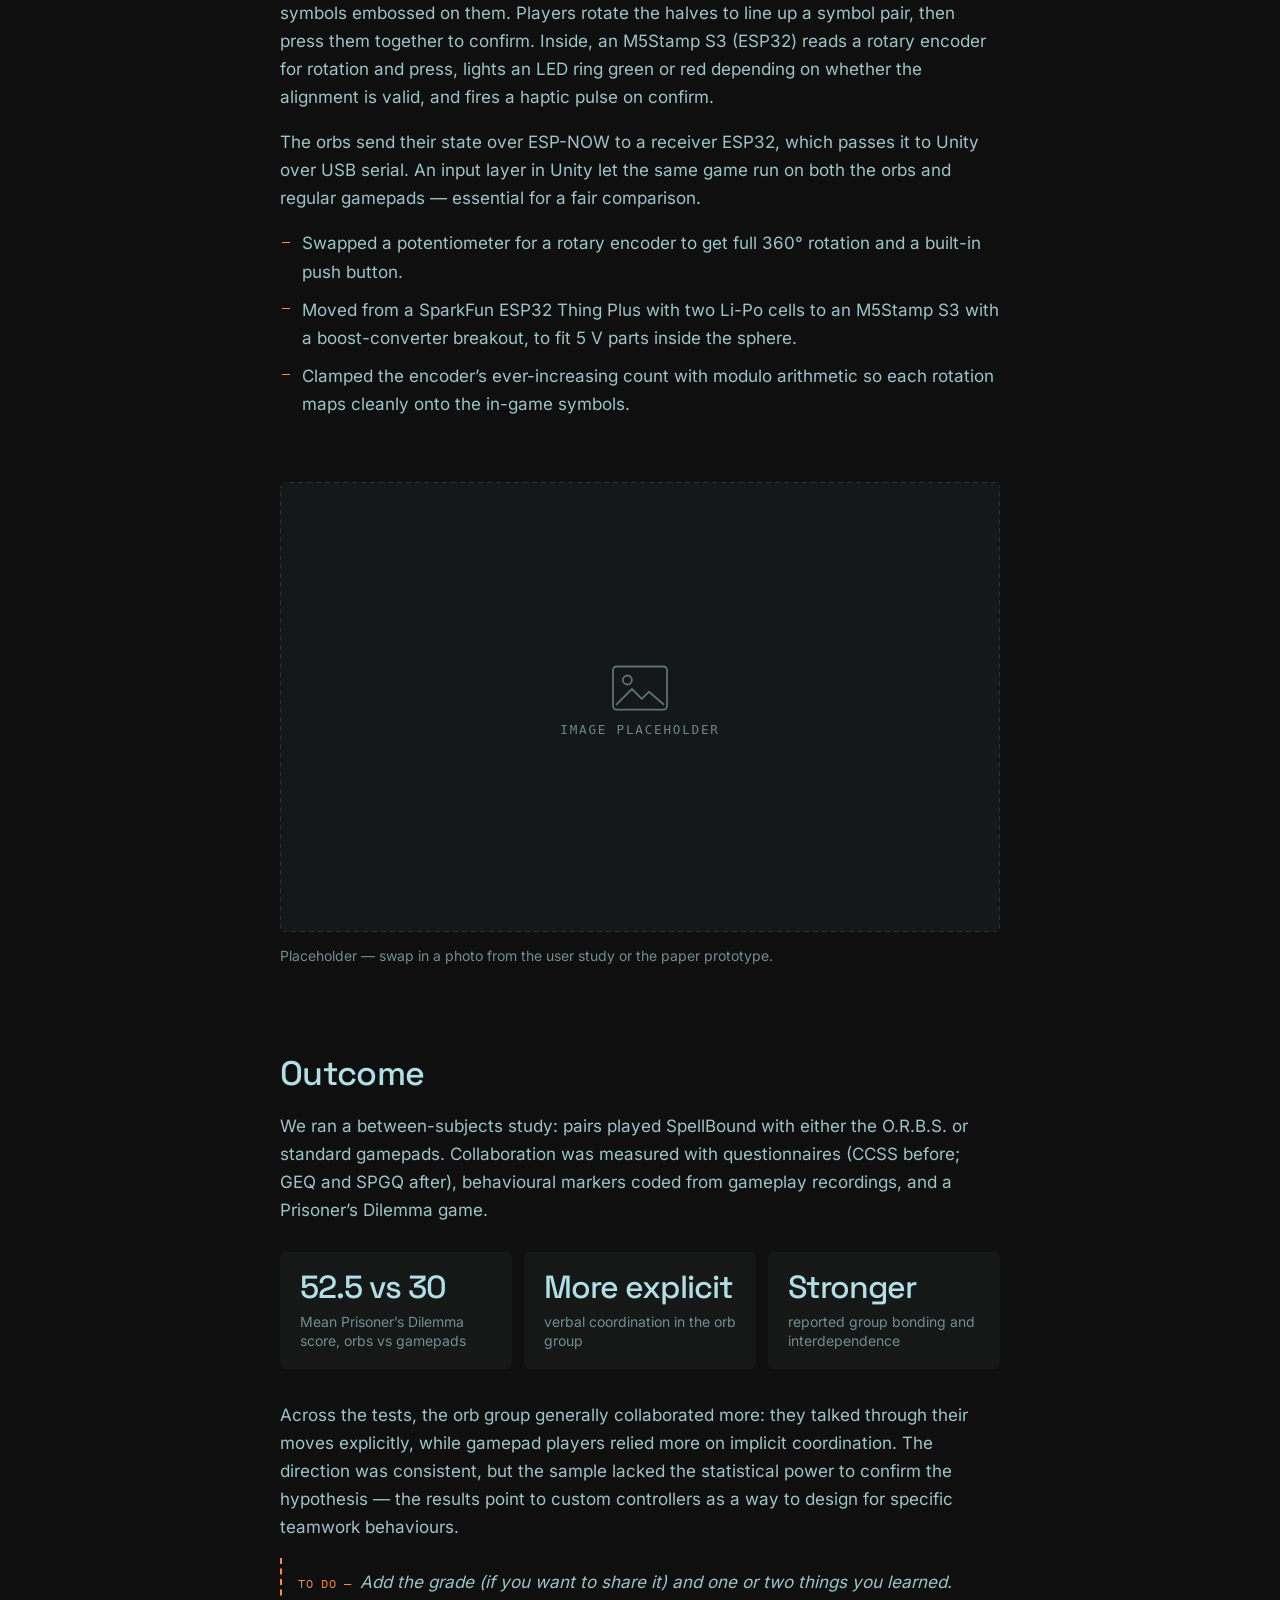
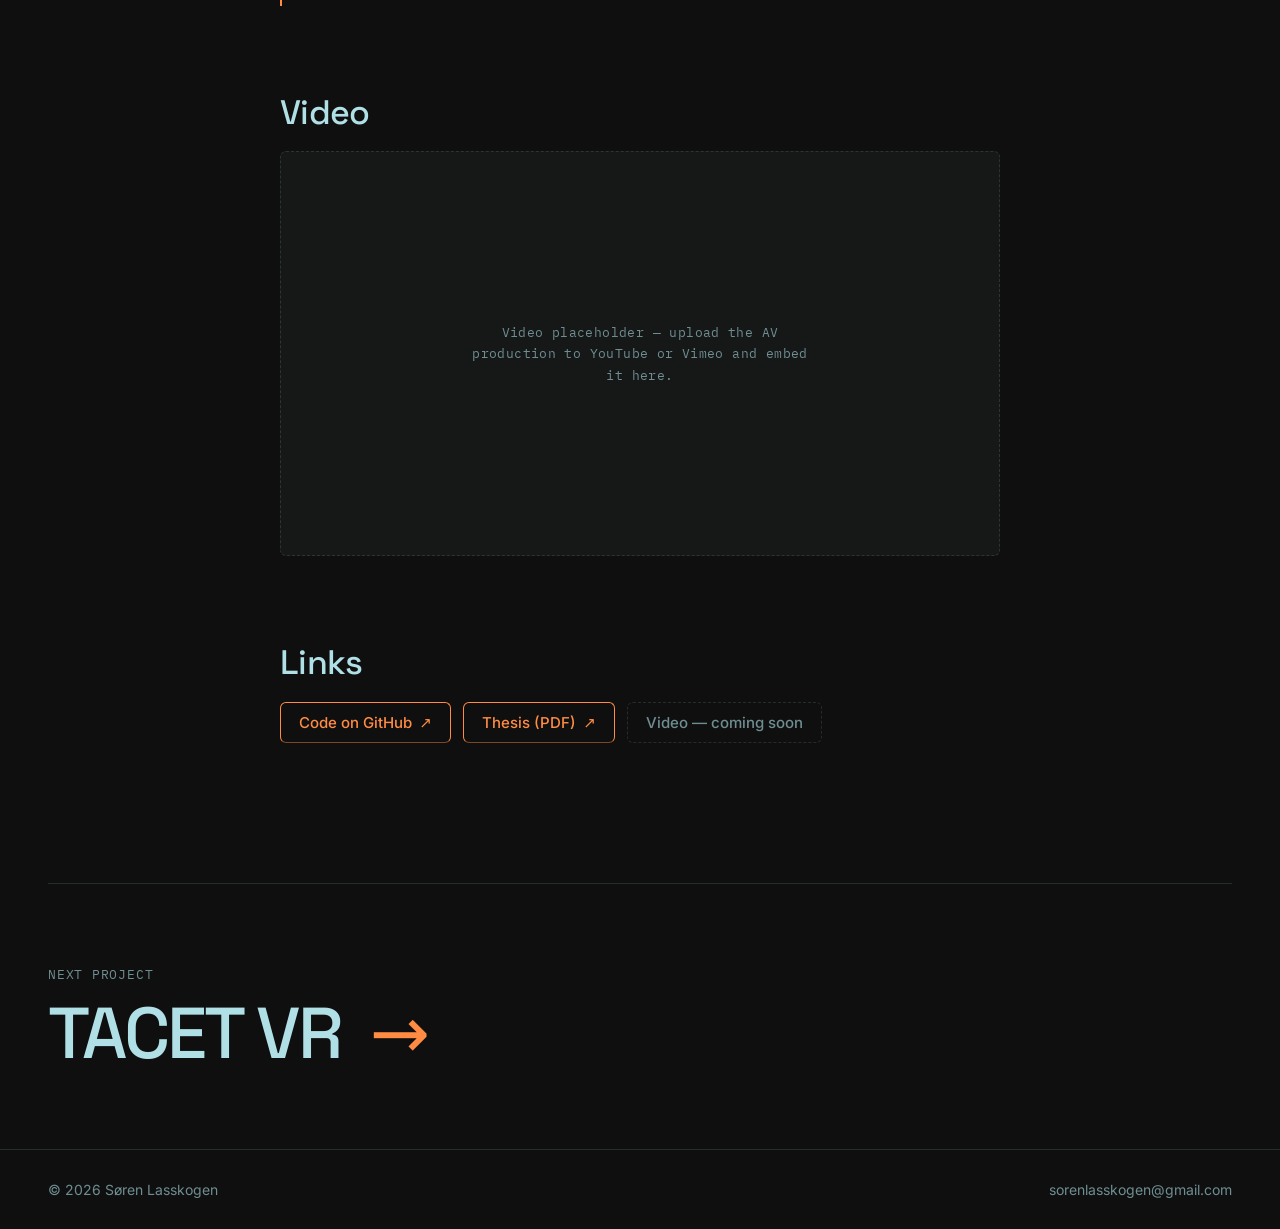
<file: projects/spellbound.html>
<!doctype html>
<html lang="en">
<head>
  <meta charset="utf-8">
  <meta name="viewport" content="width=device-width, initial-scale=1">
  <title>SpellBound &amp; the O.R.B.S. — Søren Lasskogen</title>
  <meta name="description" content="Bachelor thesis: custom tangible controllers and a co-op game designed to make players collaborate.">
  <meta name="theme-color" content="#0F0F0F">
  <link rel="icon" href="../assets/img/favicon.svg" type="image/svg+xml">
  <link rel="preload" href="../assets/fonts/space-grotesk-latin-500-normal.woff2" as="font" type="font/woff2" crossorigin>
  <link rel="stylesheet" href="../assets/css/style.css">
  <script>document.documentElement.classList.add('js');</script>
</head>
<body>
  <a class="skip-link" href="#content">Skip to content</a>

  <header class="site-header">
    <div class="container">
      <a class="brand" href="../index.html">Søren Lasskogen</a>
      <nav class="nav" aria-label="Main">
        <a href="../index.html#projects" aria-current="true">Projects</a>
        <a href="../index.html#about">About</a>
        <a href="../index.html#contact">Contact</a>
      </nav>
    </div>
  </header>

  <main id="content">
    <section class="case-intro container">
      <a class="back-link" href="../index.html#projects"><span aria-hidden="true">←</span> All projects</a>
      <p class="eyebrow" style="margin-top:48px"><span class="accent">01</span> — Bachelor thesis · 2026</p>
      <h1>SpellBound &amp; the O.R.B.S.</h1>
      <p class="lede">Together through the medieval hellscape: how tangible user interfaces promote collaboration in video games.</p>
      <ul class="tags" aria-label="Tools used">
        <li>Unity</li><li>C#</li><li>ESP32</li><li>ESP-NOW</li><li>3D printing</li><li>User study</li>
      </ul>
    </section>

    <div class="container">
      <figure class="case-hero">
        <img src="../assets/img/spellbound-game.jpg" alt="SpellBound gameplay: a glowing spell in front of a dark castle, with health and symbol indicators at the top." width="1600" height="838">
      </figure>

      <dl class="facts">
        <div><dt>Context</dt><dd>Bachelor thesis, Medialogy (6th semester)</dd></div>
        <div><dt>Timeline</dt><dd>Feb – May 2026</dd></div>
        <div><dt>Team</dt><dd>6 people</dd></div>
        <div><dt>Supervision</dt><dd>Ivan Adriyanov Nikolov, Daniel Overholt</dd></div>
        <div><dt>Built with</dt><dd>Unity, C#, M5Stamp S3 (ESP32), ESP-NOW, rotary encoders, haptics, LED strips, 3D printing</dd></div>
      </dl>
    </div>

    <article class="case-body container narrow">
      <h2>The problem</h2>
      <p>Tangible user interfaces — physical objects you interact with directly — are known to support collaboration in learning settings, but they are rarely used to shape how people cooperate in games. Most co-op games are played on identical gamepads, where each player can in principle act on their own.</p>
      <p>We asked: <strong>does a tangible interface designed to enforce positive interdependence promote collaboration more than traditional input?</strong></p>

      <h2>My role</h2>
      <p>One of six in the project group, working across research, game design, hardware and evaluation.</p>
      <p class="todo">Describe what you personally did — e.g. which parts of the controllers, the Unity code or the study you owned, and any decisions you drove.</p>

      <h2>How we built it</h2>
      <h3>The game</h3>
      <p>SpellBound is a two-player co-op game set in a medieval hellscape. Players share one point of view and one health pool, and defeat enemies by matching the symbol combos shown above them. Each controller has a set of shared symbols plus one symbol unique to its player, and some spells need both players to act at the same moment.</p>
      <p>The rules are designed to force conversation: only one enemy can be targeted at a time, healing locks out attacks, and a streak of correct combos triggers a stronger spell — a reward for coordinating well. The game went from paper prototype, to digital prototype, to a final Unity build with new visuals and spell effects.</p>

      <figure class="figure figure--pair">
        <div class="figure__grid">
          <img src="../assets/img/spellbound-orb.jpg" alt="An assembled O.R.B. controller: a dark green sphere with star and moon symbols and a glowing green LED ring." loading="lazy" width="1200" height="1600">
          <img src="../assets/img/spellbound-orb-open.jpg" alt="An O.R.B. controller opened into two halves, showing the electronics, rotary encoder and LED strip inside." loading="lazy" width="1600" height="1200">
        </div>
        <figcaption>The final O.R.B.S. — two 3D-printed halves that rotate to align symbols and press together to cast.</figcaption>
      </figure>

      <h3>The controllers</h3>
      <p>Each O.R.B. is a 3D-printed sphere made of two interlocking halves with the game’s symbols embossed on them. Players rotate the halves to line up a symbol pair, then press them together to confirm. Inside, an M5Stamp S3 (ESP32) reads a rotary encoder for rotation and press, lights an LED ring green or red depending on whether the alignment is valid, and fires a haptic pulse on confirm.</p>
      <p>The orbs send their state over ESP-NOW to a receiver ESP32, which passes it to Unity over USB serial. An input layer in Unity let the same game run on both the orbs and regular gamepads — essential for a fair comparison.</p>
      <ul class="list">
        <li>Swapped a potentiometer for a rotary encoder to get full 360° rotation and a built-in push button.</li>
        <li>Moved from a SparkFun ESP32 Thing Plus with two Li-Po cells to an M5Stamp S3 with a boost-converter breakout, to fit 5 V parts inside the sphere.</li>
        <li>Clamped the encoder’s ever-increasing count with modulo arithmetic so each rotation maps cleanly onto the in-game symbols.</li>
      </ul>

      <figure class="figure">
        <img src="../assets/img/placeholder.svg" alt="Placeholder — replace with a photo of players testing SpellBound with the orbs." loading="lazy" width="1600" height="1000">
        <figcaption>Placeholder — swap in a photo from the user study or the paper prototype.</figcaption>
      </figure>

      <h2>Outcome</h2>
      <p>We ran a between-subjects study: pairs played SpellBound with either the O.R.B.S. or standard gamepads. Collaboration was measured with questionnaires (CCSS before; GEQ and SPGQ after), behavioural markers coded from gameplay recordings, and a Prisoner’s Dilemma game.</p>
      <div class="stat-row">
        <div class="stat"><b>52.5 vs 30</b><span>Mean Prisoner’s Dilemma score, orbs vs gamepads</span></div>
        <div class="stat"><b>More explicit</b><span>verbal coordination in the orb group</span></div>
        <div class="stat"><b>Stronger</b><span>reported group bonding and interdependence</span></div>
      </div>
      <p>Across the tests, the orb group generally collaborated more: they talked through their moves explicitly, while gamepad players relied more on implicit coordination. The direction was consistent, but the sample lacked the statistical power to confirm the hypothesis — the results point to custom controllers as a way to design for specific teamwork behaviours.</p>
      <p class="todo">Add the grade (if you want to share it) and one or two things you learned.</p>

      <h2>Video</h2>
      <!-- Upload the AV production to YouTube or Vimeo, then replace the placeholder below with e.g.:
      <div class="video-frame"><iframe src="https://www.youtube-nocookie.com/embed/VIDEO_ID" title="SpellBound video" allow="fullscreen" loading="lazy"></iframe></div>
      -->
      <div class="video-frame video-frame--placeholder">
        <p>Video placeholder — upload the AV production to YouTube or Vimeo and embed it here.</p>
      </div>

      <h2>Links</h2>
      <div class="case-links">
        <a class="btn" href="https://github.com/Marcelkress/P6_Bachelor_WomboCombo" target="_blank" rel="noopener">Code on GitHub <span aria-hidden="true">↗</span></a>
        <a class="btn" href="../assets/reports/spellbound-bachelor-thesis.pdf" target="_blank" rel="noopener">Thesis (PDF) <span aria-hidden="true">↗</span></a>
        <a class="btn" href="#" aria-disabled="true">Video — coming soon</a>
      </div>
    </article>

    <div class="container">
      <nav class="next-project" aria-label="Next project">
        <a href="tacet-vr.html">
          <p class="eyebrow">Next project</p>
          <strong>TACET VR <span aria-hidden="true">→</span></strong>
        </a>
      </nav>
    </div>
  </main>

  <footer class="site-footer">
    <div class="container">
      <span>© <span data-year>2026</span> Søren Lasskogen</span>
      <a href="mailto:sorenlasskogen@gmail.com">sorenlasskogen@gmail.com</a>
    </div>
  </footer>

  <script src="../assets/js/main.js" defer></script>
</body>
</html>
</file>
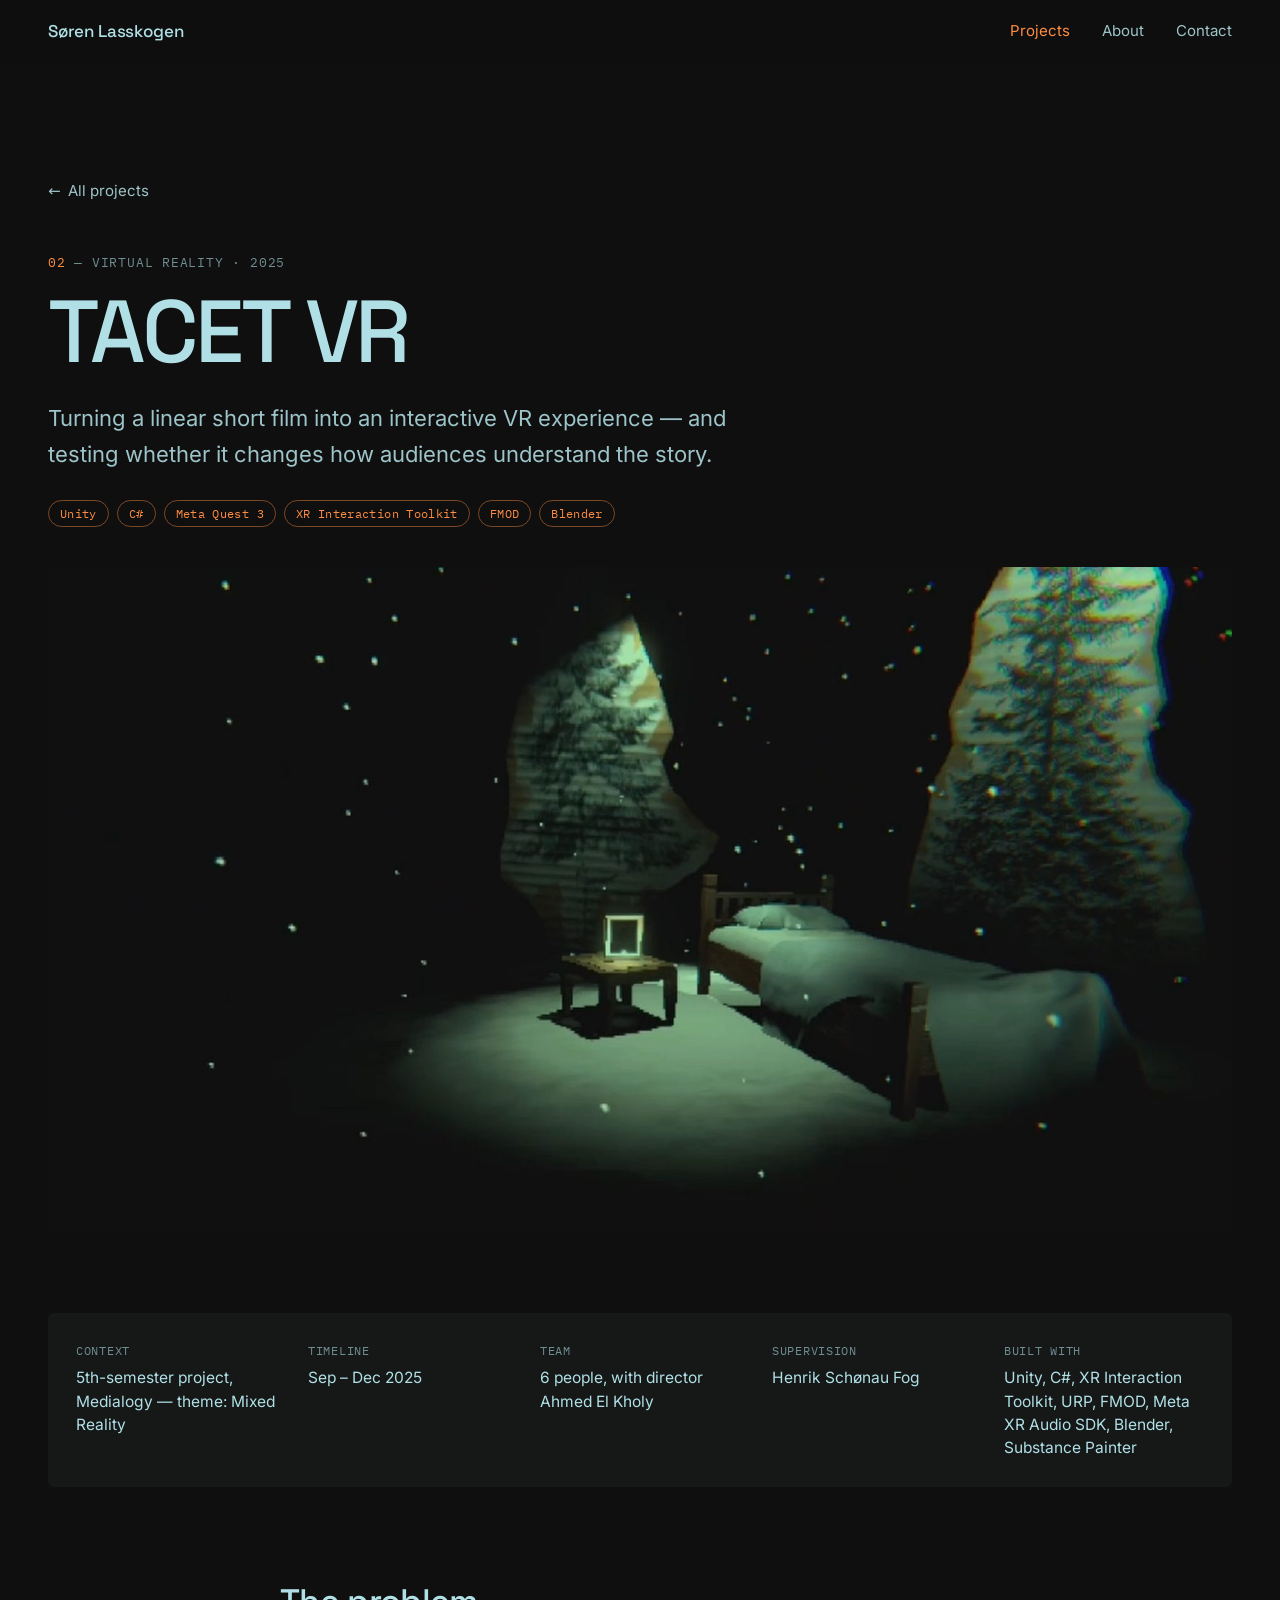
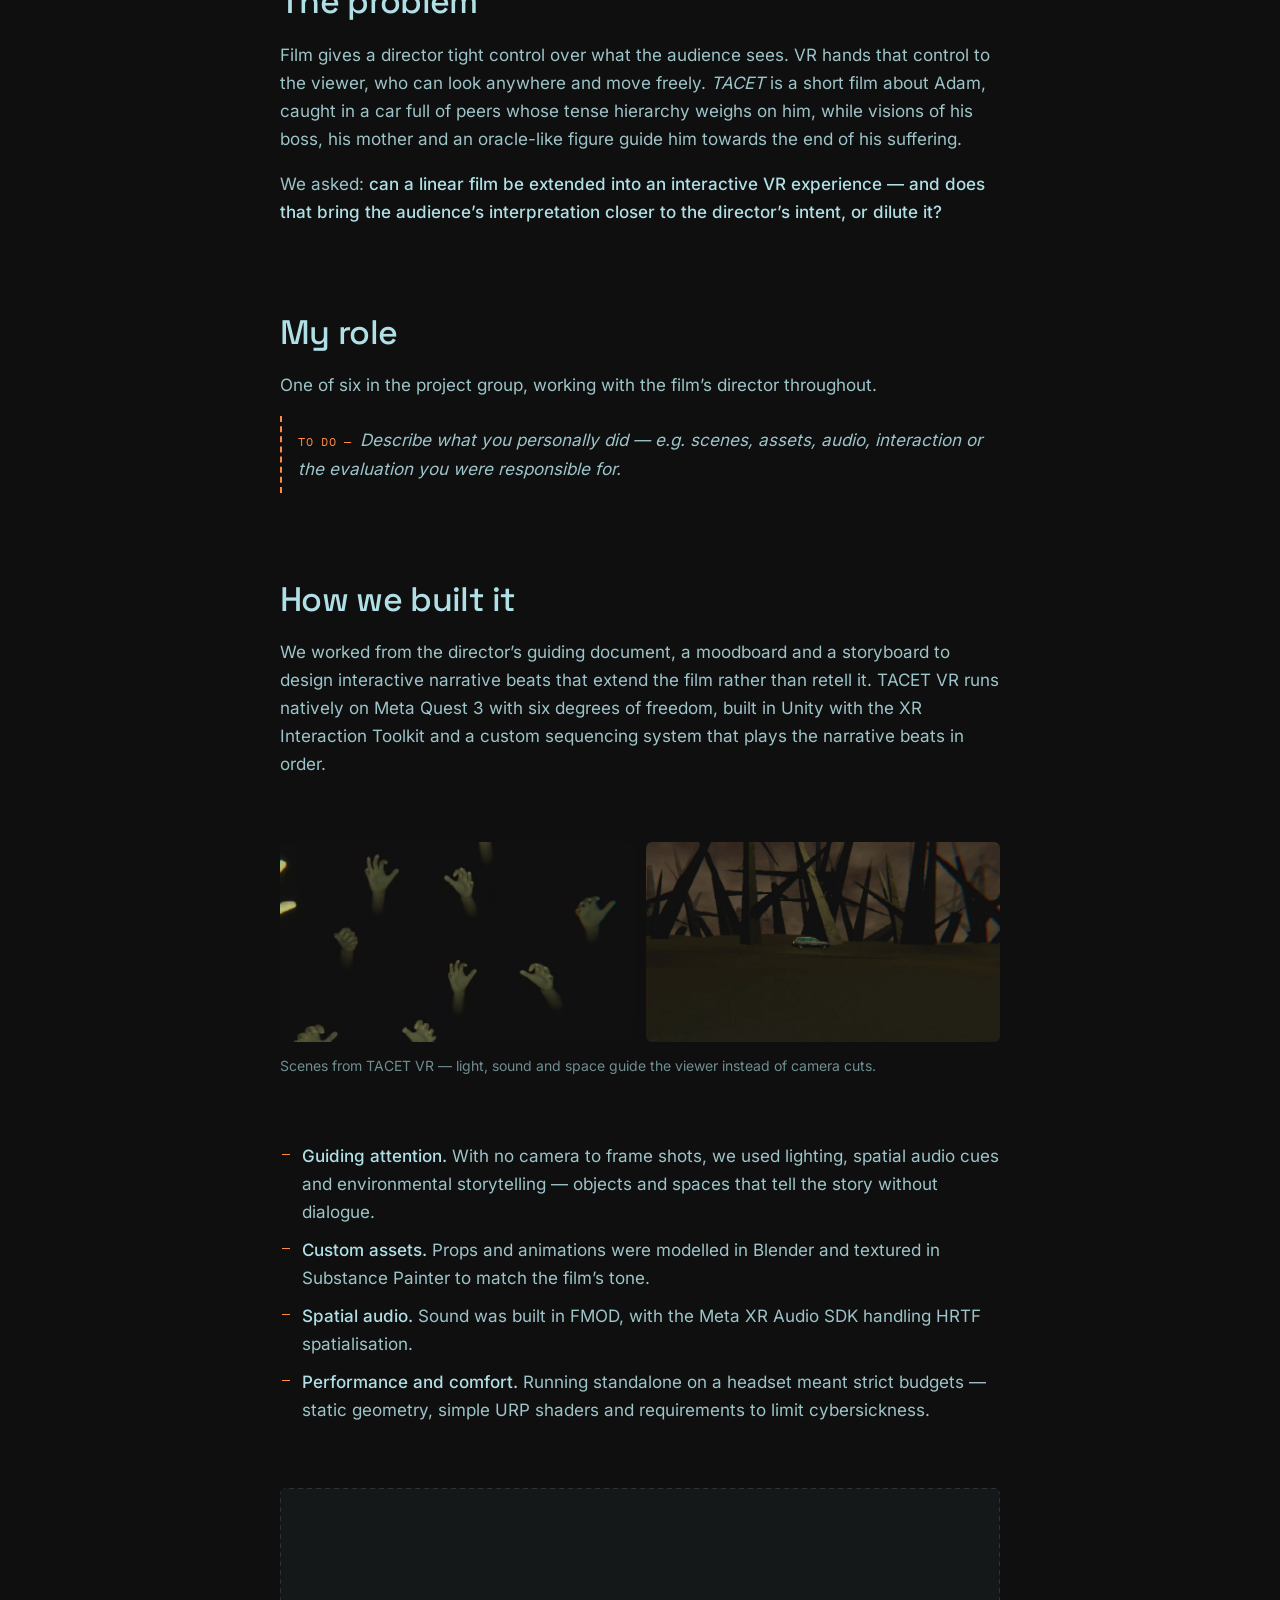
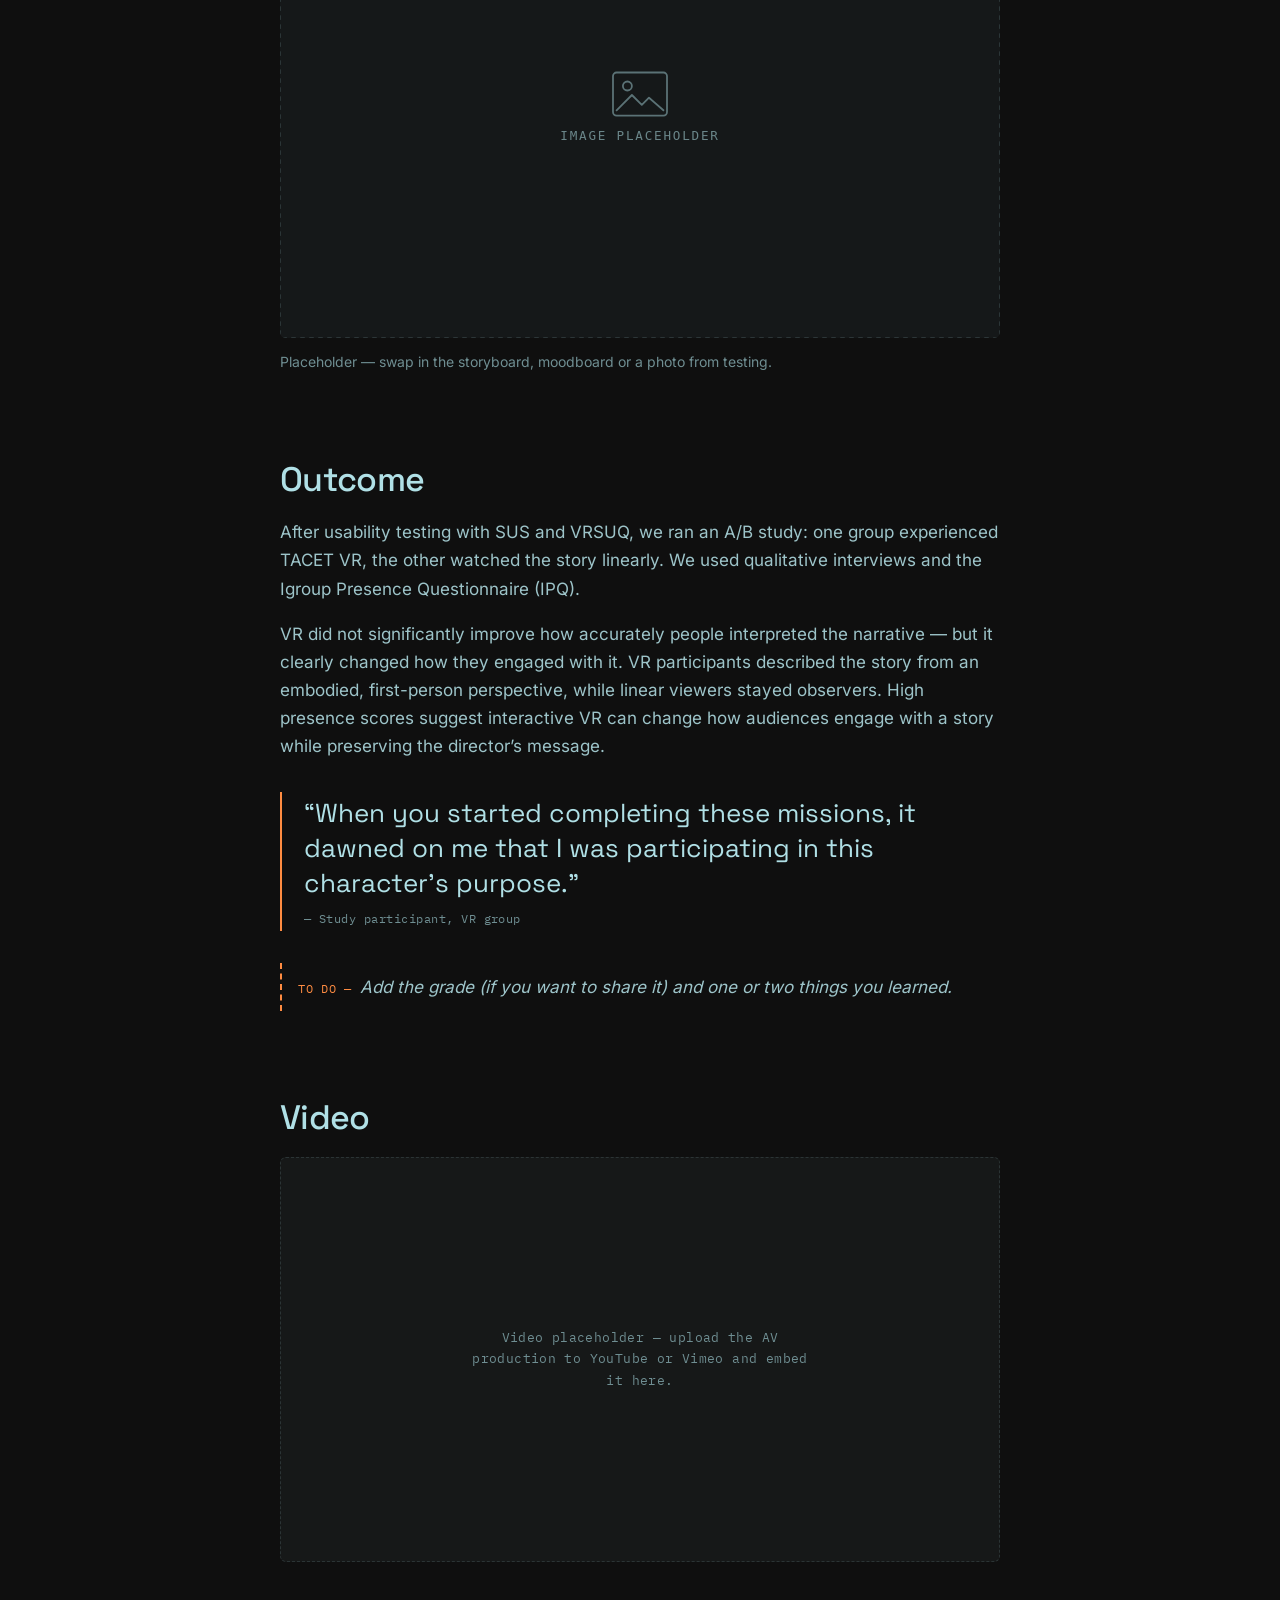
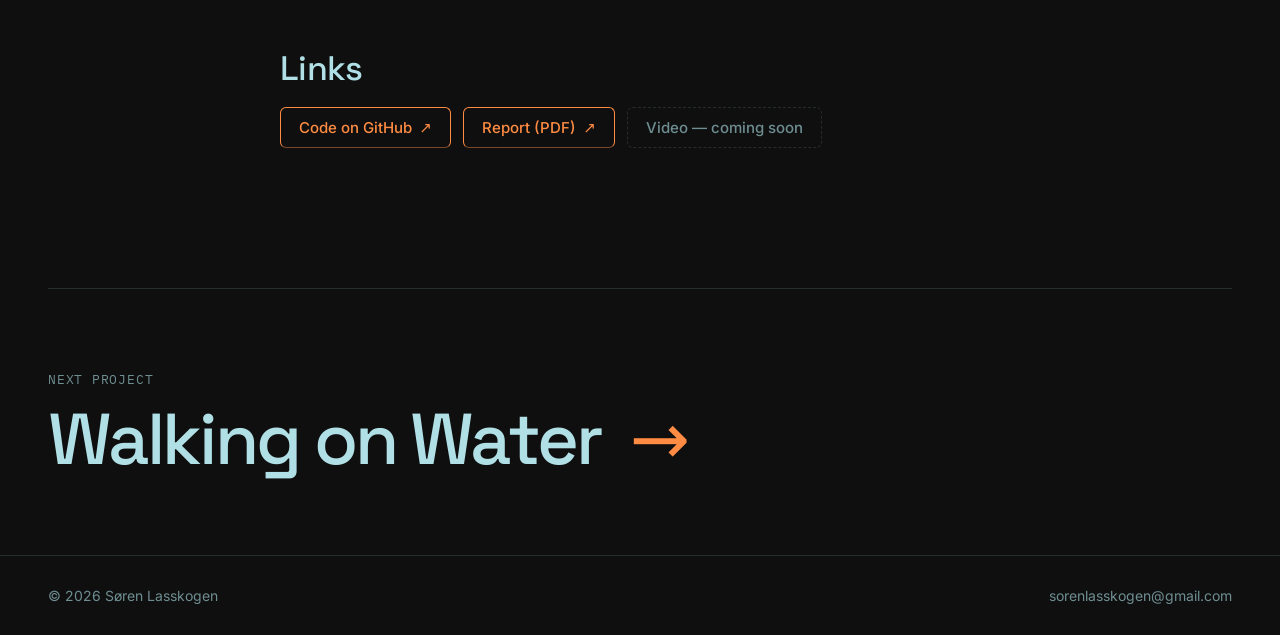
<file: projects/tacet-vr.html>
<!doctype html>
<html lang="en">
<head>
  <meta charset="utf-8">
  <meta name="viewport" content="width=device-width, initial-scale=1">
  <title>TACET VR — Søren Lasskogen</title>
  <meta name="description" content="An immersive VR experience extending the short film TACET, built in Unity for Meta Quest 3.">
  <meta name="theme-color" content="#0F0F0F">
  <link rel="icon" href="../assets/img/favicon.svg" type="image/svg+xml">
  <link rel="preload" href="../assets/fonts/space-grotesk-latin-500-normal.woff2" as="font" type="font/woff2" crossorigin>
  <link rel="stylesheet" href="../assets/css/style.css">
  <script>document.documentElement.classList.add('js');</script>
</head>
<body>
  <a class="skip-link" href="#content">Skip to content</a>

  <header class="site-header">
    <div class="container">
      <a class="brand" href="../index.html">Søren Lasskogen</a>
      <nav class="nav" aria-label="Main">
        <a href="../index.html#projects" aria-current="true">Projects</a>
        <a href="../index.html#about">About</a>
        <a href="../index.html#contact">Contact</a>
      </nav>
    </div>
  </header>

  <main id="content">
    <section class="case-intro container">
      <a class="back-link" href="../index.html#projects"><span aria-hidden="true">←</span> All projects</a>
      <p class="eyebrow" style="margin-top:48px"><span class="accent">02</span> — Virtual reality · 2025</p>
      <h1>TACET VR</h1>
      <p class="lede">Turning a linear short film into an interactive VR experience — and testing whether it changes how audiences understand the story.</p>
      <ul class="tags" aria-label="Tools used">
        <li>Unity</li><li>C#</li><li>Meta Quest 3</li><li>XR Interaction Toolkit</li><li>FMOD</li><li>Blender</li>
      </ul>
    </section>

    <div class="container">
      <figure class="case-hero">
        <img src="../assets/img/tacet-bedroom.jpg" alt="A dim, snow-covered bedroom scene in TACET VR, lit by a single glowing frame on a bedside table." width="1600" height="899">
      </figure>

      <dl class="facts">
        <div><dt>Context</dt><dd>5th-semester project, Medialogy — theme: Mixed Reality</dd></div>
        <div><dt>Timeline</dt><dd>Sep – Dec 2025</dd></div>
        <div><dt>Team</dt><dd>6 people, with director Ahmed El Kholy</dd></div>
        <div><dt>Supervision</dt><dd>Henrik Schønau Fog</dd></div>
        <div><dt>Built with</dt><dd>Unity, C#, XR Interaction Toolkit, URP, FMOD, Meta XR Audio SDK, Blender, Substance Painter</dd></div>
      </dl>
    </div>

    <article class="case-body container narrow">
      <h2>The problem</h2>
      <p>Film gives a director tight control over what the audience sees. VR hands that control to the viewer, who can look anywhere and move freely. <em>TACET</em> is a short film about Adam, caught in a car full of peers whose tense hierarchy weighs on him, while visions of his boss, his mother and an oracle-like figure guide him towards the end of his suffering.</p>
      <p>We asked: <strong>can a linear film be extended into an interactive VR experience — and does that bring the audience’s interpretation closer to the director’s intent, or dilute it?</strong></p>

      <h2>My role</h2>
      <p>One of six in the project group, working with the film’s director throughout.</p>
      <p class="todo">Describe what you personally did — e.g. scenes, assets, audio, interaction or the evaluation you were responsible for.</p>

      <h2>How we built it</h2>
      <p>We worked from the director’s guiding document, a moodboard and a storyboard to design interactive narrative beats that extend the film rather than retell it. TACET VR runs natively on Meta Quest 3 with six degrees of freedom, built in Unity with the XR Interaction Toolkit and a custom sequencing system that plays the narrative beats in order.</p>

      <figure class="figure figure--pair">
        <div class="figure__grid">
          <img src="../assets/img/tacet-hands.jpg" alt="Pale hands reaching out of total darkness towards the viewer." loading="lazy" width="1600" height="886">
          <img src="../assets/img/tacet-forest.jpg" alt="A car parked in a barren landscape surrounded by tall, jagged tree trunks." loading="lazy" width="1600" height="905">
        </div>
        <figcaption>Scenes from TACET VR — light, sound and space guide the viewer instead of camera cuts.</figcaption>
      </figure>

      <ul class="list">
        <li><strong>Guiding attention.</strong> With no camera to frame shots, we used lighting, spatial audio cues and environmental storytelling — objects and spaces that tell the story without dialogue.</li>
        <li><strong>Custom assets.</strong> Props and animations were modelled in Blender and textured in Substance Painter to match the film’s tone.</li>
        <li><strong>Spatial audio.</strong> Sound was built in FMOD, with the Meta XR Audio SDK handling HRTF spatialisation.</li>
        <li><strong>Performance and comfort.</strong> Running standalone on a headset meant strict budgets — static geometry, simple URP shaders and requirements to limit cybersickness.</li>
      </ul>

      <figure class="figure">
        <img src="../assets/img/placeholder.svg" alt="Placeholder — replace with a storyboard, moodboard or behind-the-scenes image." loading="lazy" width="1600" height="1000">
        <figcaption>Placeholder — swap in the storyboard, moodboard or a photo from testing.</figcaption>
      </figure>

      <h2>Outcome</h2>
      <p>After usability testing with SUS and VRSUQ, we ran an A/B study: one group experienced TACET VR, the other watched the story linearly. We used qualitative interviews and the Igroup Presence Questionnaire (IPQ).</p>
      <p>VR did not significantly improve how accurately people interpreted the narrative — but it clearly changed how they engaged with it. VR participants described the story from an embodied, first-person perspective, while linear viewers stayed observers. High presence scores suggest interactive VR can change how audiences engage with a story while preserving the director’s message.</p>
      <blockquote>
        “When you started completing these missions, it dawned on me that I was participating in this character’s purpose.”
        <footer>— Study participant, VR group</footer>
      </blockquote>
      <p class="todo">Add the grade (if you want to share it) and one or two things you learned.</p>

      <h2>Video</h2>
      <!-- Upload the AV production to YouTube or Vimeo, then replace the placeholder below with e.g.:
      <div class="video-frame"><iframe src="https://www.youtube-nocookie.com/embed/VIDEO_ID" title="TACET VR video" allow="fullscreen" loading="lazy"></iframe></div>
      -->
      <div class="video-frame video-frame--placeholder">
        <p>Video placeholder — upload the AV production to YouTube or Vimeo and embed it here.</p>
      </div>

      <h2>Links</h2>
      <div class="case-links">
        <a class="btn" href="https://github.com/JacobVigsoe/P5-VRCinematic" target="_blank" rel="noopener">Code on GitHub <span aria-hidden="true">↗</span></a>
        <a class="btn" href="../assets/reports/tacet-vr-report.pdf" target="_blank" rel="noopener">Report (PDF) <span aria-hidden="true">↗</span></a>
        <a class="btn" href="#" aria-disabled="true">Video — coming soon</a>
      </div>
    </article>

    <div class="container">
      <nav class="next-project" aria-label="Next project">
        <a href="walking-on-water.html">
          <p class="eyebrow">Next project</p>
          <strong>Walking on Water <span aria-hidden="true">→</span></strong>
        </a>
      </nav>
    </div>
  </main>

  <footer class="site-footer">
    <div class="container">
      <span>© <span data-year>2026</span> Søren Lasskogen</span>
      <a href="mailto:sorenlasskogen@gmail.com">sorenlasskogen@gmail.com</a>
    </div>
  </footer>

  <script src="../assets/js/main.js" defer></script>
</body>
</html>
</file>
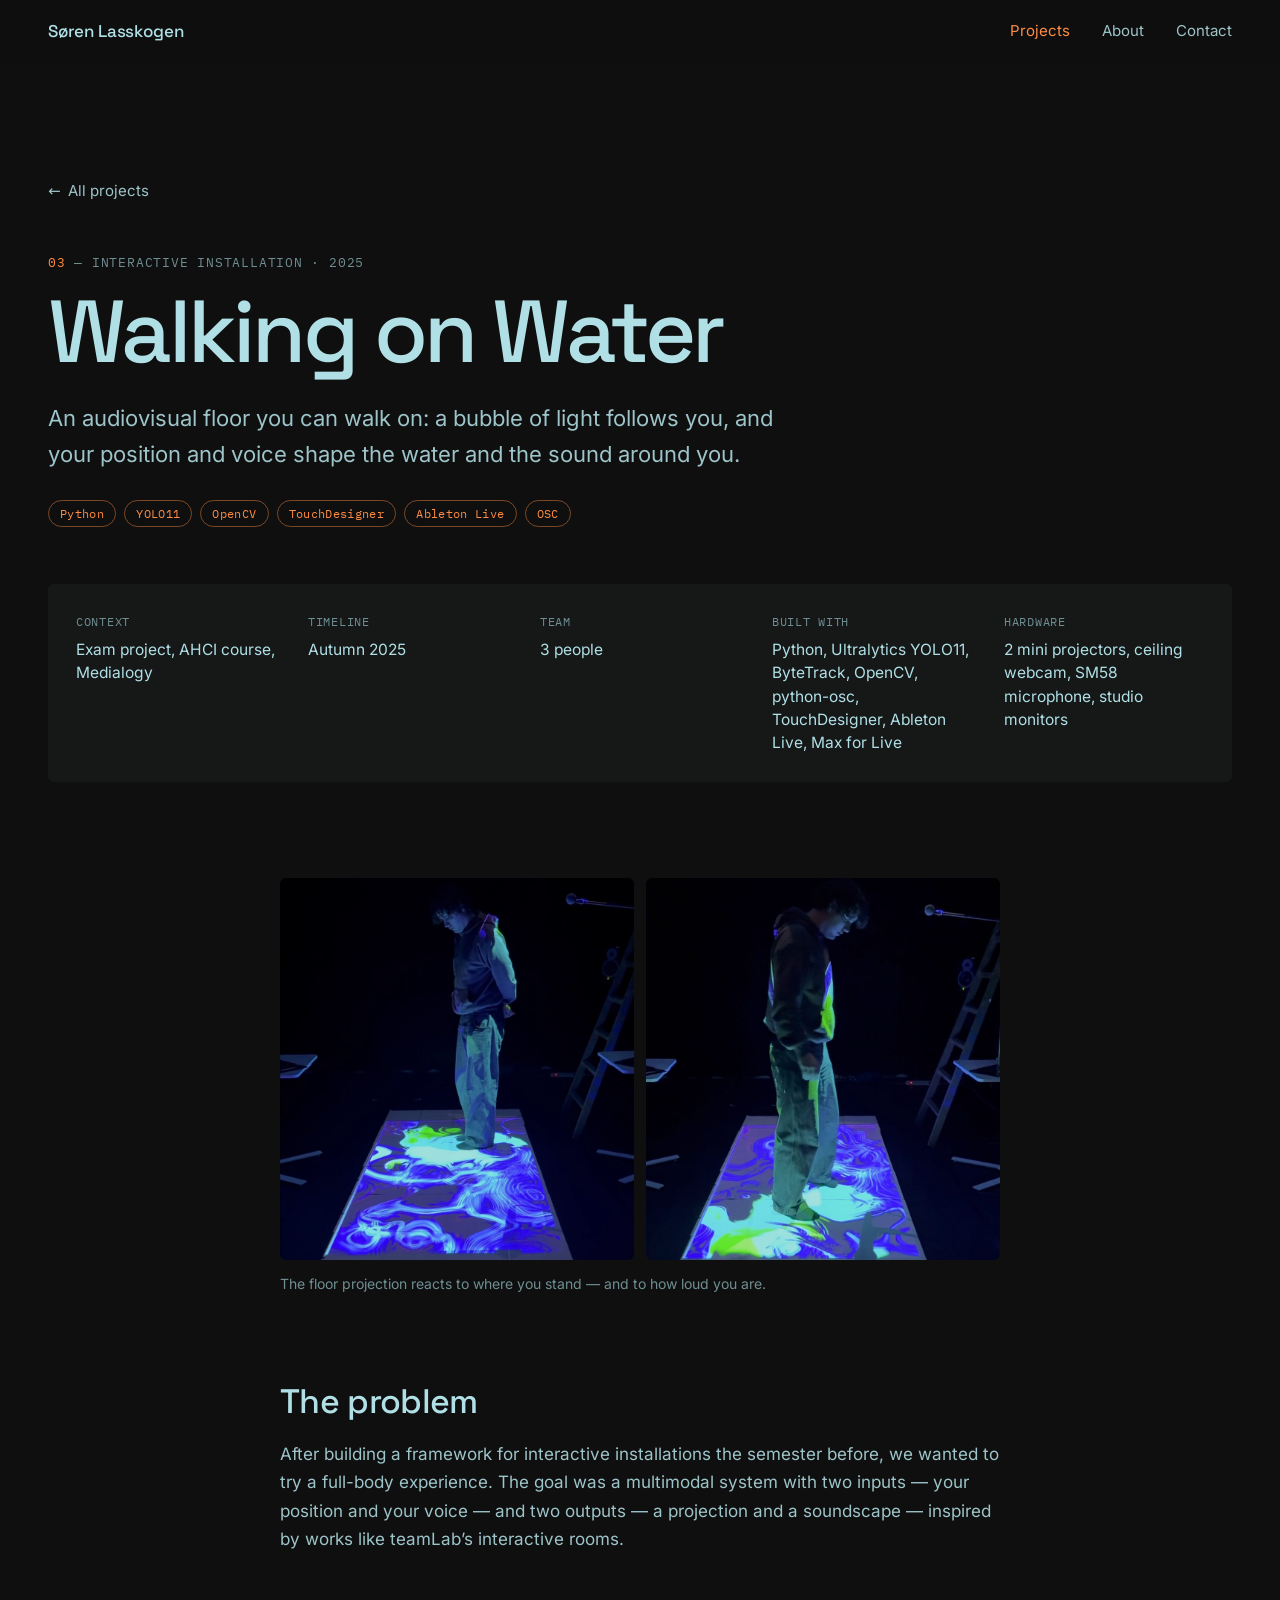
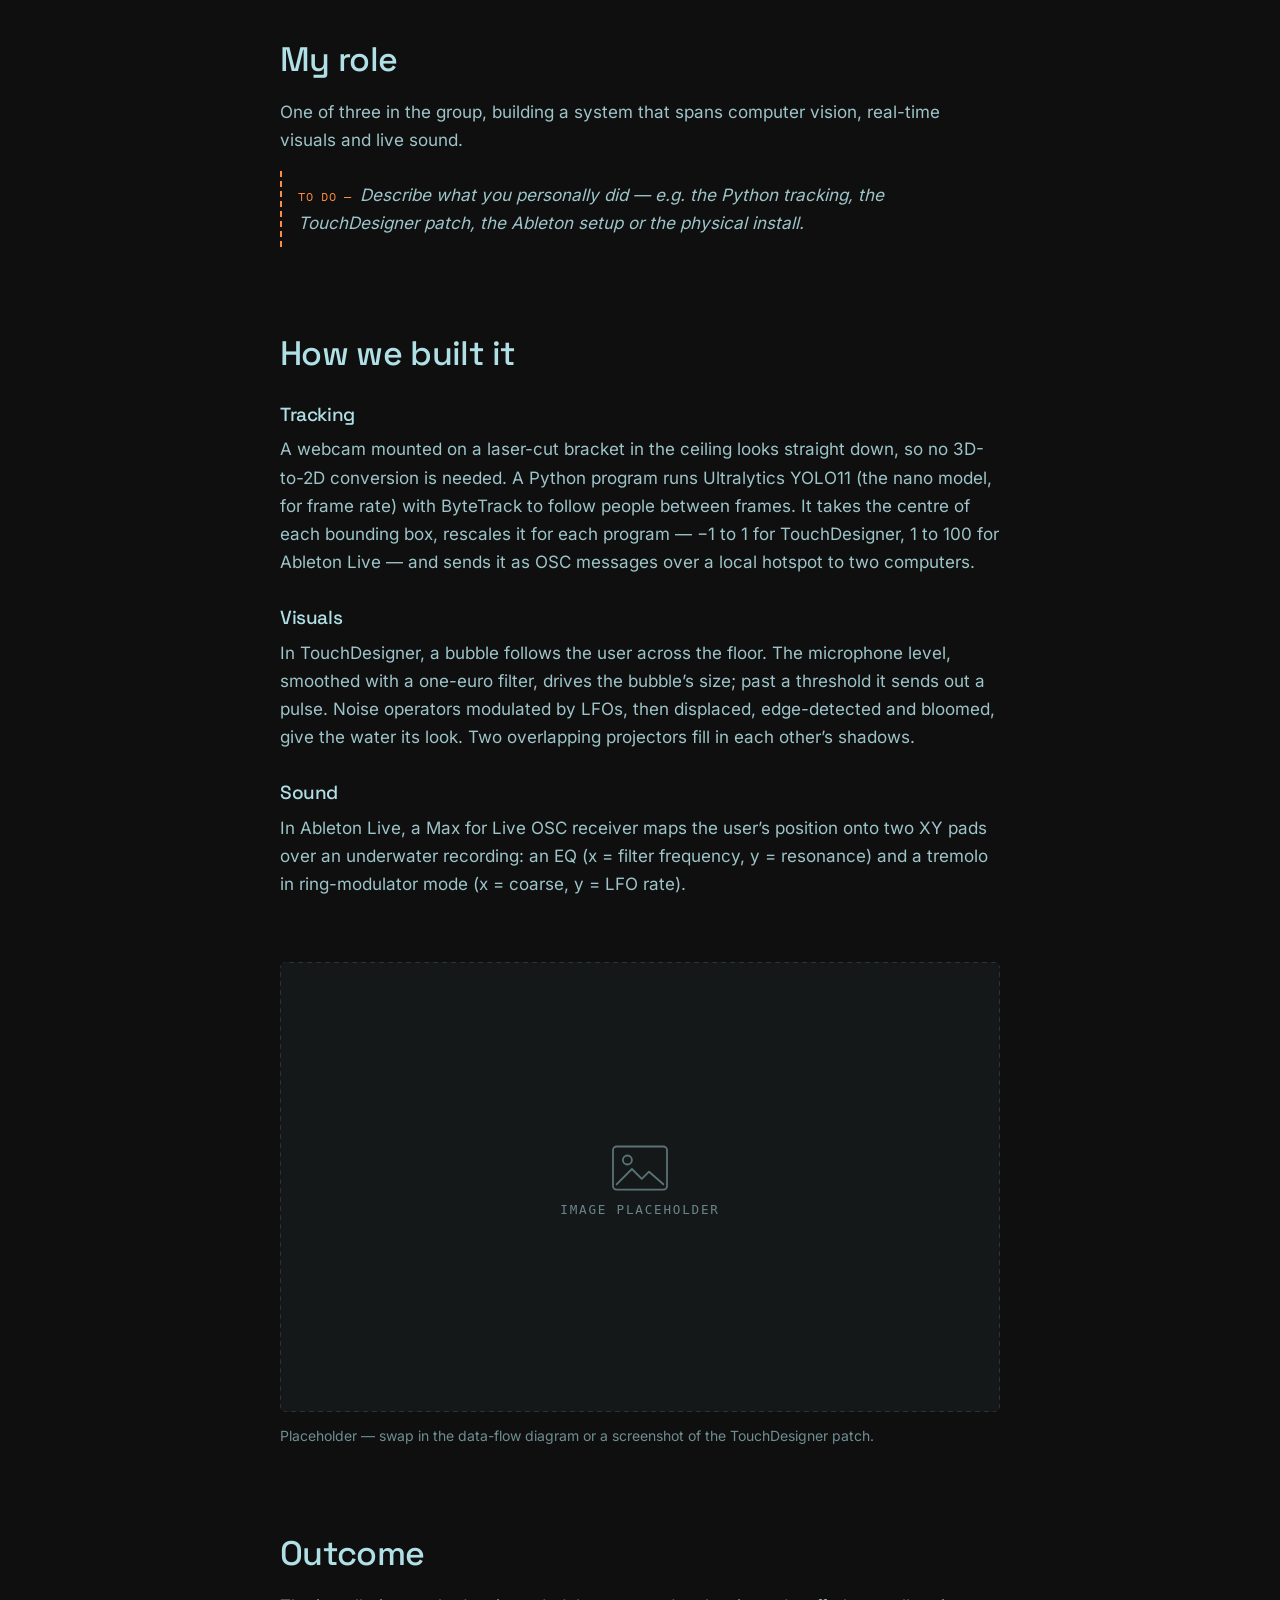
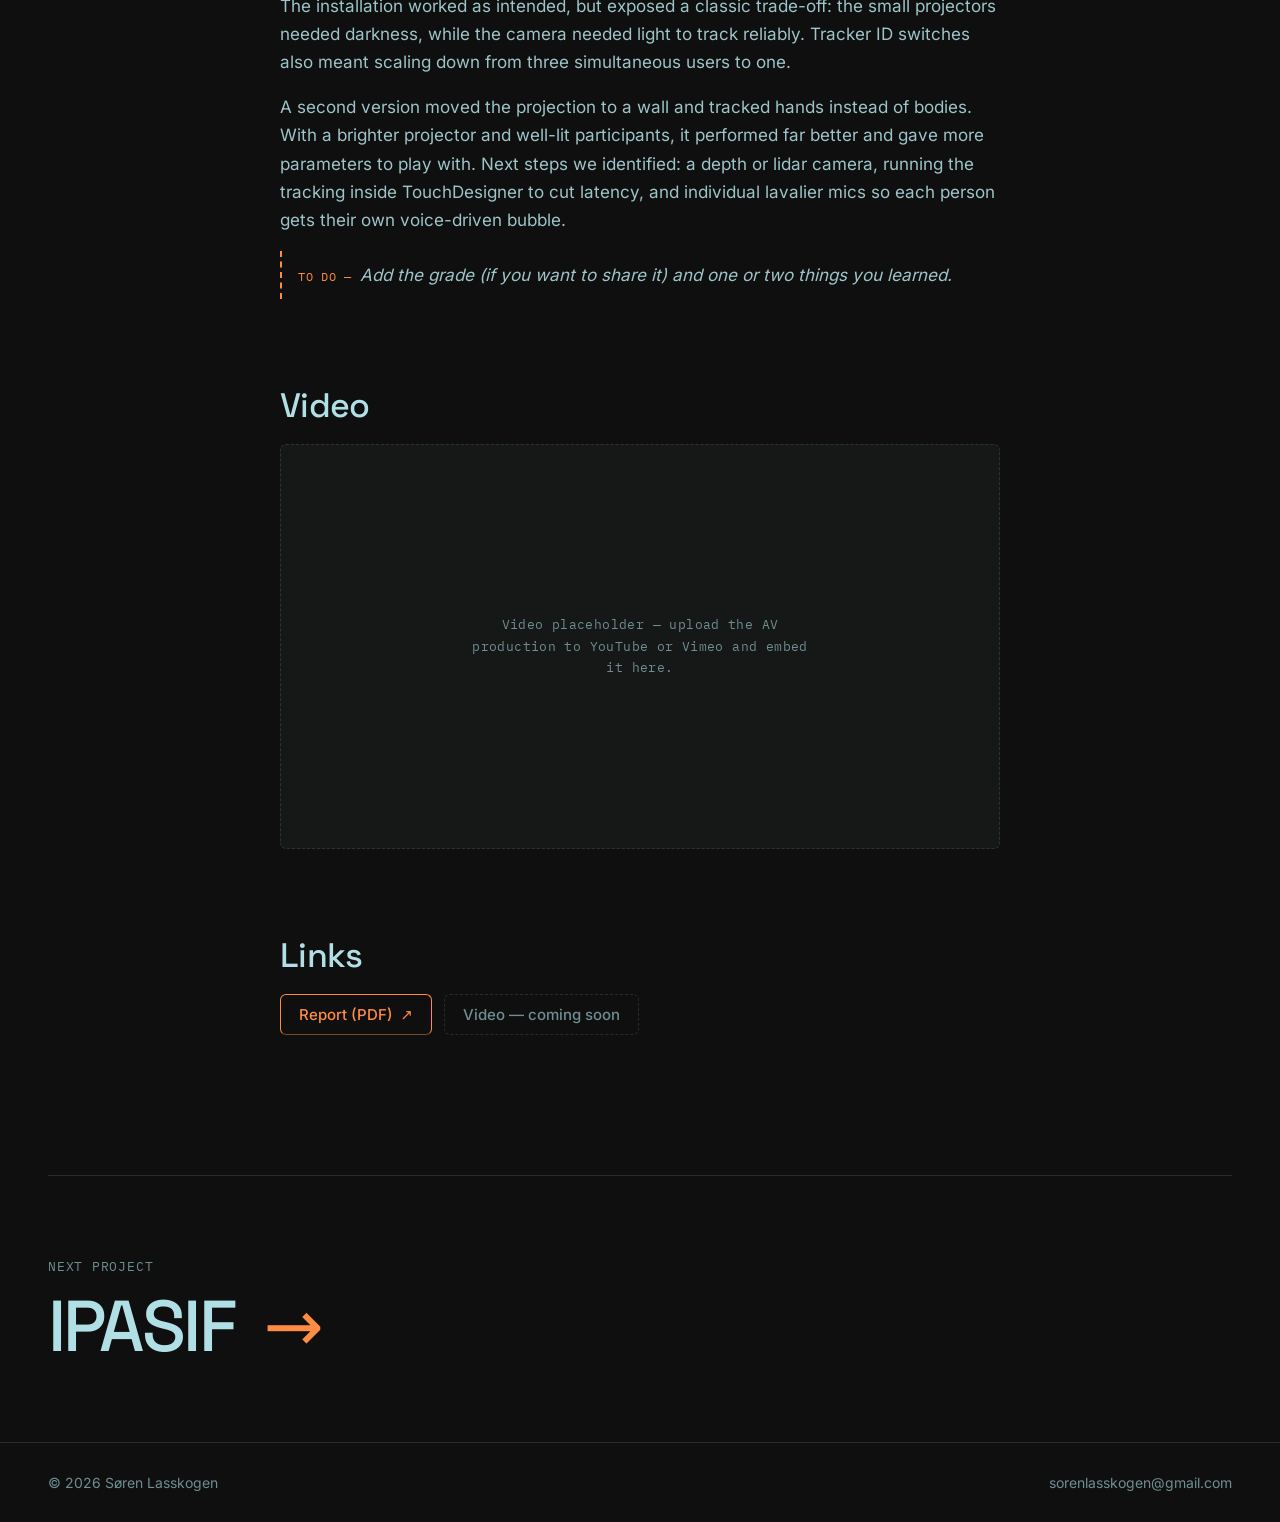
<file: projects/walking-on-water.html>
<!doctype html>
<html lang="en">
<head>
  <meta charset="utf-8">
  <meta name="viewport" content="width=device-width, initial-scale=1">
  <title>Walking on Water — Søren Lasskogen</title>
  <meta name="description" content="An interactive audiovisual floor projection using YOLO tracking, TouchDesigner and Ableton Live.">
  <meta name="theme-color" content="#0F0F0F">
  <link rel="icon" href="../assets/img/favicon.svg" type="image/svg+xml">
  <link rel="preload" href="../assets/fonts/space-grotesk-latin-500-normal.woff2" as="font" type="font/woff2" crossorigin>
  <link rel="stylesheet" href="../assets/css/style.css">
  <script>document.documentElement.classList.add('js');</script>
</head>
<body>
  <a class="skip-link" href="#content">Skip to content</a>

  <header class="site-header">
    <div class="container">
      <a class="brand" href="../index.html">Søren Lasskogen</a>
      <nav class="nav" aria-label="Main">
        <a href="../index.html#projects" aria-current="true">Projects</a>
        <a href="../index.html#about">About</a>
        <a href="../index.html#contact">Contact</a>
      </nav>
    </div>
  </header>

  <main id="content">
    <section class="case-intro container">
      <a class="back-link" href="../index.html#projects"><span aria-hidden="true">←</span> All projects</a>
      <p class="eyebrow" style="margin-top:48px"><span class="accent">03</span> — Interactive installation · 2025</p>
      <h1>Walking on Water</h1>
      <p class="lede">An audiovisual floor you can walk on: a bubble of light follows you, and your position and voice shape the water and the sound around you.</p>
      <ul class="tags" aria-label="Tools used">
        <li>Python</li><li>YOLO11</li><li>OpenCV</li><li>TouchDesigner</li><li>Ableton Live</li><li>OSC</li>
      </ul>
    </section>

    <div class="container">
      <dl class="facts">
        <div><dt>Context</dt><dd>Exam project, AHCI course, Medialogy</dd></div>
        <div><dt>Timeline</dt><dd>Autumn 2025</dd></div>
        <div><dt>Team</dt><dd>3 people</dd></div>
        <div><dt>Built with</dt><dd>Python, Ultralytics YOLO11, ByteTrack, OpenCV, python-osc, TouchDesigner, Ableton Live, Max for Live</dd></div>
        <div><dt>Hardware</dt><dd>2 mini projectors, ceiling webcam, SM58 microphone, studio monitors</dd></div>
      </dl>
    </div>

    <article class="case-body container narrow">
      <figure class="figure figure--pair" style="margin-top:0">
        <div class="figure__grid">
          <img src="../assets/img/wow-floor-1.jpg" alt="A person standing in a dark room on a glowing blue and green floor projection that swirls like water." width="950" height="1024">
          <img src="../assets/img/wow-floor-2.jpg" alt="The same person moving across the projection, with the light pattern shifting beneath their feet." width="969" height="1025">
        </div>
        <figcaption>The floor projection reacts to where you stand — and to how loud you are.</figcaption>
      </figure>

      <h2>The problem</h2>
      <p>After building a framework for interactive installations the semester before, we wanted to try a full-body experience. The goal was a multimodal system with two inputs — your position and your voice — and two outputs — a projection and a soundscape — inspired by works like teamLab’s interactive rooms.</p>

      <h2>My role</h2>
      <p>One of three in the group, building a system that spans computer vision, real-time visuals and live sound.</p>
      <p class="todo">Describe what you personally did — e.g. the Python tracking, the TouchDesigner patch, the Ableton setup or the physical install.</p>

      <h2>How we built it</h2>
      <h3>Tracking</h3>
      <p>A webcam mounted on a laser-cut bracket in the ceiling looks straight down, so no 3D-to-2D conversion is needed. A Python program runs Ultralytics YOLO11 (the nano model, for frame rate) with ByteTrack to follow people between frames. It takes the centre of each bounding box, rescales it for each program — −1 to 1 for TouchDesigner, 1 to 100 for Ableton Live — and sends it as OSC messages over a local hotspot to two computers.</p>
      <h3>Visuals</h3>
      <p>In TouchDesigner, a bubble follows the user across the floor. The microphone level, smoothed with a one-euro filter, drives the bubble’s size; past a threshold it sends out a pulse. Noise operators modulated by LFOs, then displaced, edge-detected and bloomed, give the water its look. Two overlapping projectors fill in each other’s shadows.</p>
      <h3>Sound</h3>
      <p>In Ableton Live, a Max for Live OSC receiver maps the user’s position onto two XY pads over an underwater recording: an EQ (x = filter frequency, y = resonance) and a tremolo in ring-modulator mode (x = coarse, y = LFO rate).</p>

      <figure class="figure">
        <img src="../assets/img/placeholder.svg" alt="Placeholder — replace with the system diagram or the TouchDesigner network." loading="lazy" width="1600" height="1000">
        <figcaption>Placeholder — swap in the data-flow diagram or a screenshot of the TouchDesigner patch.</figcaption>
      </figure>

      <h2>Outcome</h2>
      <p>The installation worked as intended, but exposed a classic trade-off: the small projectors needed darkness, while the camera needed light to track reliably. Tracker ID switches also meant scaling down from three simultaneous users to one.</p>
      <p>A second version moved the projection to a wall and tracked hands instead of bodies. With a brighter projector and well-lit participants, it performed far better and gave more parameters to play with. Next steps we identified: a depth or lidar camera, running the tracking inside TouchDesigner to cut latency, and individual lavalier mics so each person gets their own voice-driven bubble.</p>
      <p class="todo">Add the grade (if you want to share it) and one or two things you learned.</p>

      <h2>Video</h2>
      <!-- Upload the AV production to YouTube or Vimeo, then replace the placeholder below with e.g.:
      <div class="video-frame"><iframe src="https://www.youtube-nocookie.com/embed/VIDEO_ID" title="Walking on Water video" allow="fullscreen" loading="lazy"></iframe></div>
      -->
      <div class="video-frame video-frame--placeholder">
        <p>Video placeholder — upload the AV production to YouTube or Vimeo and embed it here.</p>
      </div>

      <h2>Links</h2>
      <div class="case-links">
        <a class="btn" href="../assets/reports/walking-on-water-report.pdf" target="_blank" rel="noopener">Report (PDF) <span aria-hidden="true">↗</span></a>
        <a class="btn" href="#" aria-disabled="true">Video — coming soon</a>
      </div>
    </article>

    <div class="container">
      <nav class="next-project" aria-label="Next project">
        <a href="ipasif.html">
          <p class="eyebrow">Next project</p>
          <strong>IPASIF <span aria-hidden="true">→</span></strong>
        </a>
      </nav>
    </div>
  </main>

  <footer class="site-footer">
    <div class="container">
      <span>© <span data-year>2026</span> Søren Lasskogen</span>
      <a href="mailto:sorenlasskogen@gmail.com">sorenlasskogen@gmail.com</a>
    </div>
  </footer>

  <script src="../assets/js/main.js" defer></script>
</body>
</html>
</file>
<file: assets/css/style.css>
/* ==========================================================================
   Søren Lasskogen — Portfolio
   Plain CSS, no build step. Colours and fonts live in :root below.
   ========================================================================== */

/* ---------- Fonts (self-hosted, SIL Open Font License — see assets/fonts) ---------- */
@font-face { font-family: "Space Grotesk"; font-style: normal; font-weight: 400; font-display: swap; src: url("../fonts/space-grotesk-latin-400-normal.woff2") format("woff2"); }
@font-face { font-family: "Space Grotesk"; font-style: normal; font-weight: 500; font-display: swap; src: url("../fonts/space-grotesk-latin-500-normal.woff2") format("woff2"); }
@font-face { font-family: "Inter"; font-style: normal; font-weight: 400; font-display: swap; src: url("../fonts/inter-latin-400-normal.woff2") format("woff2"); }
@font-face { font-family: "Inter"; font-style: normal; font-weight: 500; font-display: swap; src: url("../fonts/inter-latin-500-normal.woff2") format("woff2"); }
@font-face { font-family: "IBM Plex Mono"; font-style: normal; font-weight: 400; font-display: swap; src: url("../fonts/ibm-plex-mono-latin-400-normal.woff2") format("woff2"); }
@font-face { font-family: "IBM Plex Mono"; font-style: normal; font-weight: 500; font-display: swap; src: url("../fonts/ibm-plex-mono-latin-500-normal.woff2") format("woff2"); }

:root {
  /* Palette */
  --bg: #0F0F0F;
  --surface: rgba(176, 224, 230, 0.045);   /* powder-blue tinted panel */
  --surface-strong: rgba(176, 224, 230, 0.08);
  --blue: #B0E0E6;                          /* headings, main text */
  --blue-soft: #9DC4C9;                     /* long-form body text */
  --blue-muted: #6F8E92;                    /* labels, meta */
  --line: rgba(176, 224, 230, 0.14);
  --orange: #FF8C42;                        /* accent — use sparingly */
  --orange-line: rgba(255, 140, 66, 0.45);

  /* Type */
  --font-display: "Space Grotesk", ui-sans-serif, system-ui, sans-serif;
  --font-body: "Inter", ui-sans-serif, system-ui, -apple-system, "Segoe UI", sans-serif;
  --font-mono: "IBM Plex Mono", ui-monospace, "SFMono-Regular", Menlo, Consolas, monospace;

  /* Layout */
  --max: 1200px;
  --narrow: 720px;
  --gutter: clamp(16px, 4vw, 48px);
  --header-h: 64px;
  --radius: 6px;
}

/* ---------- Reset ---------- */
*, *::before, *::after { box-sizing: border-box; }
html { -webkit-text-size-adjust: 100%; scroll-behavior: smooth; scroll-padding-top: calc(var(--header-h) + 16px); }
body {
  margin: 0;
  background: var(--bg);
  color: var(--blue);
  font-family: var(--font-body);
  font-size: 1.0625rem;
  line-height: 1.65;
  -webkit-font-smoothing: antialiased;
  text-rendering: optimizeLegibility;
}
img, svg, video, iframe { display: block; max-width: 100%; }
img { height: auto; }
h1, h2, h3, h4 { margin: 0; font-family: var(--font-display); font-weight: 500; line-height: 1.1; letter-spacing: -0.02em; }
p { margin: 0 0 1em; }
ul { margin: 0; padding: 0; list-style: none; }
a { color: inherit; text-decoration: none; }
::selection { background: var(--orange); color: var(--bg); }

:focus-visible { outline: 2px solid var(--orange); outline-offset: 3px; border-radius: 2px; }

.skip-link {
  position: absolute; left: 16px; top: -100px; z-index: 100;
  padding: 8px 14px; background: var(--orange); color: var(--bg); font-weight: 500;
}
.skip-link:focus { top: 12px; }

.container { width: 100%; max-width: calc(var(--max) + var(--gutter) * 2); margin-inline: auto; padding-inline: var(--gutter); }
.narrow { max-width: calc(var(--narrow) + var(--gutter) * 2); }

/* ---------- Small shared pieces ---------- */
.eyebrow {
  font-family: var(--font-mono);
  font-size: 0.8125rem;
  letter-spacing: 0.06em;
  text-transform: uppercase;
  color: var(--blue-muted);
}
.eyebrow .accent { color: var(--orange); }

.tags { display: flex; flex-wrap: wrap; gap: 8px; }
.tags li {
  font-family: var(--font-mono);
  font-size: 0.75rem;
  letter-spacing: 0.03em;
  line-height: 1;
  color: var(--orange);
  border: 1px solid var(--orange-line);
  border-radius: 999px;
  padding: 7px 11px 6px;
  white-space: nowrap;
}

.text-link {
  color: var(--orange);
  font-weight: 500;
  display: inline-flex; align-items: center; gap: 0.45em;
  border-bottom: 1px solid transparent;
  transition: border-color .2s ease;
}
.text-link:hover { border-bottom-color: var(--orange); }
.text-link .arrow { transition: transform .2s ease; }
.text-link:hover .arrow { transform: translateX(3px); }

.btn {
  display: inline-flex; align-items: center; gap: 0.5em;
  padding: 12px 18px;
  border: 1px solid var(--orange);
  border-radius: var(--radius);
  color: var(--orange);
  font-weight: 500;
  font-size: 0.9375rem;
  line-height: 1;
  transition: background-color .2s ease, color .2s ease;
}
.btn:hover { background: var(--orange); color: var(--bg); }
.btn--ghost { border-color: var(--line); color: var(--blue); }
.btn--ghost:hover { border-color: var(--orange); background: transparent; color: var(--orange); }
.btn[aria-disabled="true"] { border-style: dashed; border-color: var(--line); color: var(--blue-muted); pointer-events: none; }

/* Visible reminder for content you still need to fill in.
   Search the HTML for class="todo" to find every one. */
.todo {
  border-left: 2px dashed var(--orange);
  padding: 10px 0 10px 16px;
  color: var(--blue-muted);
  font-style: italic;
}
.todo::before {
  content: "To do — ";
  font-family: var(--font-mono); font-style: normal; font-size: 0.75rem;
  letter-spacing: 0.06em; text-transform: uppercase; color: var(--orange);
}

/* ---------- Header ---------- */
.site-header {
  position: sticky; top: 0; z-index: 50;
  height: var(--header-h);
  background: rgba(15, 15, 15, 0.82);
  -webkit-backdrop-filter: blur(10px);
  backdrop-filter: blur(10px);
  border-bottom: 1px solid transparent;
  transition: border-color .2s ease;
}
.site-header.is-scrolled { border-bottom-color: var(--line); }
.site-header .container { height: 100%; display: flex; align-items: center; justify-content: space-between; gap: 16px; }
.brand { font-family: var(--font-display); font-weight: 500; letter-spacing: -0.01em; white-space: nowrap; }
.brand:hover { color: var(--orange); }
.nav { display: flex; gap: clamp(16px, 3vw, 32px); font-size: 0.9375rem; }
.nav a { color: var(--blue-soft); transition: color .2s ease; }
.nav a:hover, .nav a[aria-current="true"] { color: var(--orange); }

/* ---------- Hero ---------- */
.hero {
  min-height: calc(100svh - var(--header-h));
  display: flex; flex-direction: column; justify-content: flex-end;
  padding-block: 64px clamp(48px, 9vh, 96px);
}
.hero__name {
  font-size: clamp(3.25rem, 12vw, 9.5rem);
  line-height: 0.92;
  letter-spacing: -0.045em;
  margin: 20px 0 32px;
}
.hero__title { font-size: clamp(1.125rem, 2.2vw, 1.5rem); color: var(--blue); margin: 0 0 6px; font-family: var(--font-display); }
.hero__sub { color: var(--blue-muted); margin: 0; font-size: 1rem; }
.hero__links { display: flex; flex-wrap: wrap; gap: 12px 32px; margin-top: 48px; padding-top: 24px; border-top: 1px solid var(--line); }
.hero__links a { font-family: var(--font-display); font-size: 1.125rem; display: inline-flex; gap: 0.5em; align-items: center; transition: color .2s ease; }
.hero__links a span { color: var(--orange); transition: transform .2s ease; }
.hero__links a:hover { color: var(--orange); }
.hero__links a:hover span { transform: translateY(2px); }

/* ---------- Section headings ---------- */
.section { padding-block: clamp(80px, 12vw, 140px); }
.section-head { display: flex; align-items: baseline; justify-content: space-between; gap: 16px; padding-bottom: 20px; border-bottom: 1px solid var(--line); }
.section-head h2 { font-size: clamp(2rem, 4.5vw, 3rem); }
.section-head .eyebrow { white-space: nowrap; }

/* ---------- Projects (home) ---------- */
.projects { padding-top: clamp(64px, 10vw, 120px); }
.project {
  display: grid;
  gap: 32px;
  padding-block: clamp(56px, 9vw, 120px);
  border-bottom: 1px solid var(--line);
}
.project:last-child { border-bottom: 0; }
.project__info { display: flex; flex-direction: column; align-items: flex-start; }
.project__title { font-size: clamp(2rem, 4.2vw, 3.25rem); margin: 14px 0 20px; }
.project__title a { transition: color .2s ease; }
.project__title a:hover { color: var(--orange); }
.project__desc { color: var(--blue-soft); max-width: 46ch; margin-bottom: 24px; }
.project .tags { margin-bottom: 32px; }

.project__media { display: grid; grid-template-columns: 1fr 1fr; gap: 12px; }
.project__media a { display: block; overflow: hidden; border-radius: var(--radius); background: var(--surface); }
.project__media img { width: 100%; height: 100%; object-fit: cover; transition: opacity .3s ease; }
.project__media a:hover img { opacity: 0.85; }
.project__media .wide { grid-column: 1 / -1; aspect-ratio: 16 / 10; }
.project__media .half { aspect-ratio: 4 / 3; }
.project__media .tall { aspect-ratio: 4 / 5; }

@media (min-width: 900px) {
  .project { grid-template-columns: 5fr 7fr; gap: clamp(40px, 6vw, 88px); align-items: start; }
  .project__info { position: sticky; top: calc(var(--header-h) + 40px); }
}

/* ---------- About ---------- */
.about__row { display: grid; gap: 16px; padding-block: 40px; border-bottom: 1px solid var(--line); }
.about__row:last-child { border-bottom: 0; }
.about__bio { font-size: clamp(1.125rem, 1.8vw, 1.3125rem); line-height: 1.6; color: var(--blue); max-width: 60ch; }
.about h3 { font-family: var(--font-mono); font-weight: 400; font-size: 0.8125rem; letter-spacing: 0.06em; text-transform: uppercase; color: var(--blue-muted); margin-bottom: 16px; line-height: 1.6; }
.about__row > h3 { margin: 0; }
.about h4 { font-family: var(--font-display); font-weight: 500; font-size: 1.0625rem; letter-spacing: 0; text-transform: none; color: var(--blue); margin-bottom: 12px; }

.edu { display: grid; gap: 4px; padding: 24px; background: var(--surface); border-radius: var(--radius); }
.edu__degree { font-family: var(--font-display); font-size: 1.25rem; line-height: 1.3; }
.edu__school { color: var(--blue-soft); }
.edu__years { font-family: var(--font-mono); font-size: 0.8125rem; color: var(--blue-muted); margin-top: 6px; }

.skills { display: grid; gap: 32px; }
.skills li { padding: 10px 0; border-bottom: 1px solid var(--line); color: var(--blue-soft); }
.skills li:first-child { border-top: 1px solid var(--line); }

@media (min-width: 700px) {
  .skills { grid-template-columns: repeat(3, 1fr); gap: 32px; }
}
@media (min-width: 900px) {
  .about__row { grid-template-columns: 4fr 8fr; column-gap: clamp(40px, 6vw, 88px); padding-block: 56px; }
}

/* ---------- Contact ---------- */
.about { padding-bottom: clamp(40px, 6vw, 72px); }
.contact { padding-top: clamp(40px, 6vw, 72px); padding-bottom: 48px; }
.contact__lead { color: var(--blue-soft); max-width: 46ch; margin: 40px 0 24px; }
.contact__email {
  display: inline-block;
  font-family: var(--font-display);
  font-size: clamp(1.5rem, 5.4vw, 4rem);
  letter-spacing: -0.03em;
  line-height: 1.1;
  word-break: break-word;
  border-bottom: 2px solid var(--orange-line);
  padding-bottom: 4px;
  transition: color .2s ease, border-color .2s ease;
}
.contact__email:hover { color: var(--orange); border-color: var(--orange); }
.contact__links { display: flex; flex-wrap: wrap; gap: 12px; margin-top: 40px; }

.site-footer { border-top: 1px solid var(--line); padding-block: 28px; color: var(--blue-muted); font-size: 0.875rem; }
.site-footer .container { display: flex; flex-wrap: wrap; justify-content: space-between; gap: 8px 24px; }
.site-footer a:hover { color: var(--orange); }

/* ---------- Case study pages ---------- */
.case-intro { padding-block: clamp(56px, 9vw, 112px) 40px; }
.case-intro h1 { font-size: clamp(2.5rem, 7vw, 5.5rem); letter-spacing: -0.04em; line-height: 0.98; margin: 16px 0 24px; }
.case-intro .lede { font-size: clamp(1.125rem, 2vw, 1.375rem); color: var(--blue-soft); max-width: 52ch; margin-bottom: 28px; }

.back-link { display: inline-flex; gap: 0.5em; align-items: center; color: var(--blue-soft); font-size: 0.9375rem; }
.back-link:hover { color: var(--orange); }

.case-hero { margin: 0 0 clamp(48px, 7vw, 80px); }
.case-hero img { width: 100%; border-radius: var(--radius); max-height: 82vh; object-fit: cover; }

.facts {
  display: grid; gap: 24px 32px;
  grid-template-columns: repeat(auto-fit, minmax(180px, 1fr));
  padding: 28px; background: var(--surface); border-radius: var(--radius);
  margin-bottom: clamp(56px, 8vw, 96px);
}
.facts dt { font-family: var(--font-mono); font-size: 0.75rem; letter-spacing: 0.06em; text-transform: uppercase; color: var(--blue-muted); margin-bottom: 6px; }
.facts dd { margin: 0; color: var(--blue); font-size: 0.9688rem; line-height: 1.5; }

.case-body h2 { font-size: clamp(1.625rem, 3vw, 2.125rem); margin: clamp(56px, 8vw, 88px) 0 20px; }
.case-body h2:first-child { margin-top: 0; }
.case-body h3 { font-size: 1.1875rem; margin: 32px 0 10px; color: var(--blue); }
.case-body p, .case-body li { color: var(--blue-soft); }
.case-body strong { color: var(--blue); font-weight: 500; }
.case-body a { color: var(--orange); border-bottom: 1px solid var(--orange-line); }
.case-body a:hover { border-color: var(--orange); }
.case-body ul.list { margin: 0 0 1em; }
.case-body ul.list li { position: relative; padding-left: 22px; margin-bottom: 10px; }
.case-body ul.list li::before { content: ""; position: absolute; left: 2px; top: 0.72em; width: 8px; height: 1px; background: var(--orange); }
.case-body blockquote {
  margin: 32px 0; padding: 4px 0 4px 22px; border-left: 2px solid var(--orange);
  font-family: var(--font-display); font-size: clamp(1.25rem, 2.4vw, 1.625rem); line-height: 1.35; color: var(--blue);
}
.case-body blockquote footer { margin-top: 10px; font-family: var(--font-mono); font-size: 0.75rem; letter-spacing: 0.04em; color: var(--blue-muted); }

.stat-row { display: grid; grid-template-columns: repeat(auto-fit, minmax(150px, 1fr)); gap: 12px; margin: 28px 0 32px; }
.stat { padding: 18px 20px; background: var(--surface); border-radius: var(--radius); }
.stat b { display: block; font-family: var(--font-display); font-weight: 500; font-size: 2rem; letter-spacing: -0.03em; color: var(--blue); line-height: 1.1; }
.stat span { font-size: 0.875rem; color: var(--blue-muted); line-height: 1.4; display: block; margin-top: 6px; }

.figure { margin: clamp(40px, 6vw, 64px) 0; }
.figure img { width: 100%; border-radius: var(--radius); background: var(--surface); }
.figure figcaption { margin-top: 12px; font-size: 0.875rem; color: var(--blue-muted); }
.figure--pair .figure__grid { display: grid; gap: 12px; }
@media (min-width: 640px) { .figure--pair .figure__grid { grid-template-columns: 1fr 1fr; } }
.figure--pair img { height: 100%; object-fit: cover; }

.video-frame { position: relative; aspect-ratio: 16 / 9; border-radius: var(--radius); overflow: hidden; background: var(--surface); }
.video-frame iframe { position: absolute; inset: 0; width: 100%; height: 100%; border: 0; }
.video-frame--placeholder { display: grid; place-items: center; border: 1px dashed var(--line); text-align: center; padding: 24px; }
.video-frame--placeholder p { margin: 0; font-family: var(--font-mono); font-size: 0.8125rem; color: var(--blue-muted); letter-spacing: 0.03em; max-width: 44ch; }

.case-links { display: flex; flex-wrap: wrap; gap: 12px; margin-top: 8px; }

.next-project { border-top: 1px solid var(--line); margin-top: clamp(80px, 12vw, 140px); }
.next-project a { display: block; padding-block: clamp(48px, 7vw, 80px); }
.next-project .eyebrow { margin-bottom: 12px; }
.next-project strong { display: flex; align-items: center; gap: 0.4em; font-family: var(--font-display); font-weight: 500; font-size: clamp(2rem, 6vw, 4.5rem); letter-spacing: -0.04em; line-height: 1; transition: color .2s ease; }
.next-project strong span { color: var(--orange); transition: transform .2s ease; }
.next-project a:hover strong { color: var(--orange); }
.next-project a:hover strong span { transform: translateX(6px); }

/* ---------- Scroll reveal (only when JS is on and motion is OK) ---------- */
@media (prefers-reduced-motion: no-preference) {
  .js .reveal { opacity: 0; transform: translateY(18px); transition: opacity .7s ease, transform .7s ease; }
  .js .reveal.is-visible { opacity: 1; transform: none; }
}
@media (prefers-reduced-motion: reduce) {
  html { scroll-behavior: auto; }
  *, *::before, *::after { transition: none !important; }
}

/* ---------- Small screens ---------- */
@media (max-width: 520px) {
  body { font-size: 1rem; }
  .hero { min-height: 0; padding-top: 96px; }
  .hero__links { margin-top: 36px; }
  .brand { font-size: 0.9375rem; }
  .nav { gap: 16px; font-size: 0.875rem; }
  .project__media { gap: 8px; }
  .facts { padding: 20px; }
}
</file>
